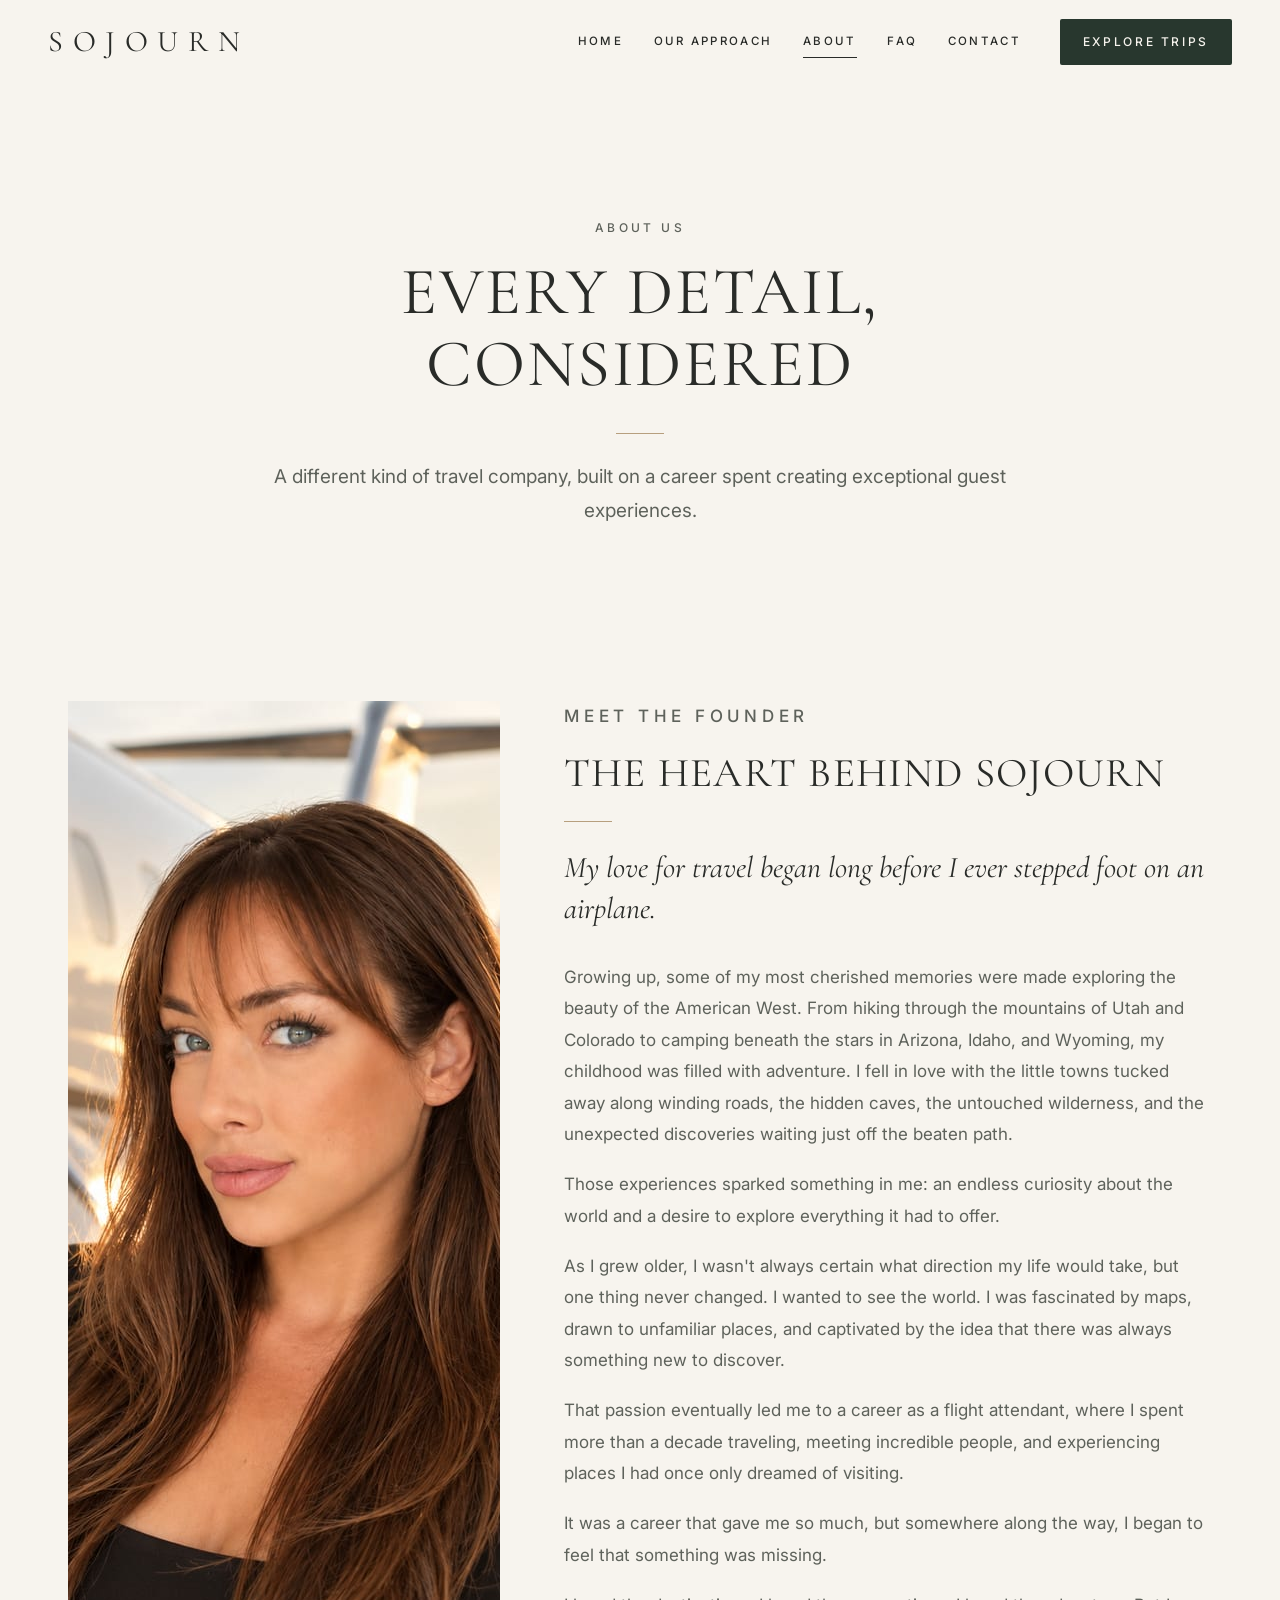
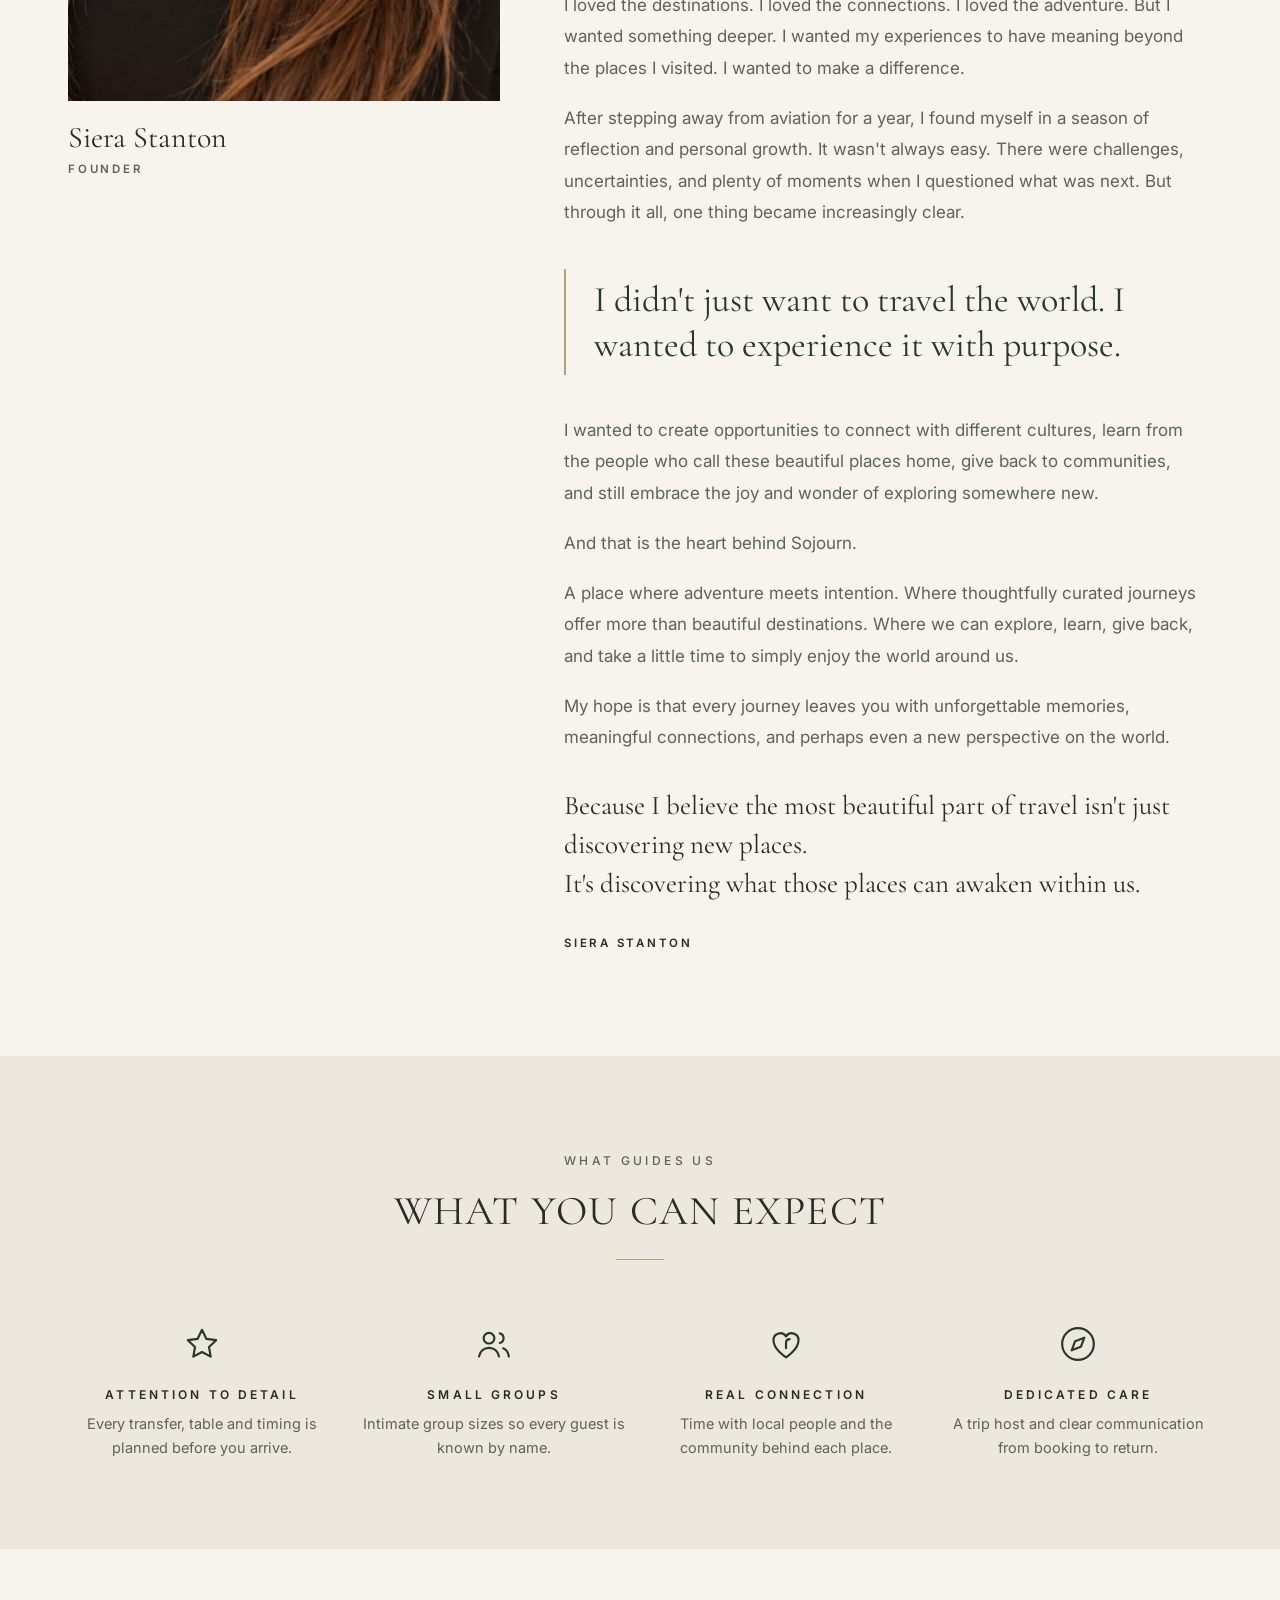
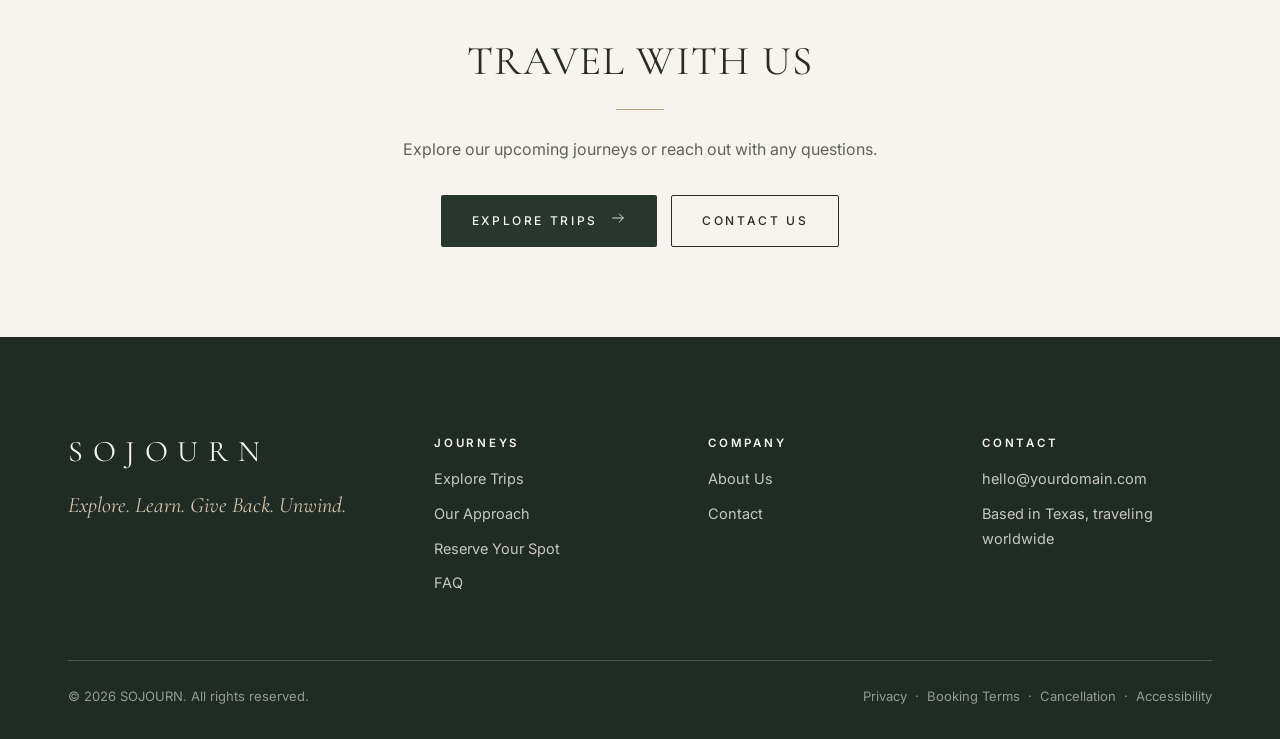
<file: about.html>
<!doctype html>
<html lang="en" class="no-js">
<head>
  <meta charset="utf-8">
  <meta name="viewport" content="width=device-width, initial-scale=1">
  <title>About Us | SOJOURN</title>
  <meta name="description" content="A boutique travel company founded on a background in private aviation and elevated hospitality, creating thoughtfully planned, meaningful journeys.">
  <meta property="og:title" content="About Us | SOJOURN">
  <meta property="og:description" content="A boutique travel company founded on a background in private aviation and elevated hospitality, creating thoughtfully planned, meaningful journeys.">
  <meta property="og:type" content="website">
  <meta name="theme-color" content="#28372E">
  <link rel="icon" href="favicon.svg" type="image/svg+xml">
  <link rel="preconnect" href="https://fonts.googleapis.com">
  <link rel="preconnect" href="https://fonts.gstatic.com" crossorigin>
  <link href="https://fonts.googleapis.com/css2?family=Cormorant+Garamond:ital,wght@0,400;0,500;1,400&family=Inter:wght@400;500;600&family=Pinyon+Script&display=swap" rel="stylesheet">
  <link rel="stylesheet" href="styles.css">
</head>
<body data-page="about">
  <a class="skip-link" href="#main">Skip to content</a>
  <header data-site-header></header>

  <main id="main">
    <section class="plain-hero" aria-labelledby="page-title">
      <div class="container narrow center">
        <p class="eyebrow">About us</p>
        <h1 class="h1" id="page-title">Every Detail, Considered</h1>
        <hr class="rule">
        <p class="lead">A different kind of travel company, built on a career spent creating exceptional guest experiences.</p>
      </div>
    </section>

    <section class="section tight" aria-labelledby="founder-title">
      <div class="container founder-story">
        <div class="founder-aside reveal">
          <img class="founder-photo" src="founder.jpg" alt="Siera Stanton, founder" width="1000" height="1000">
          <p class="founder-name">Siera Stanton</p>
          <p class="founder-role">Founder</p>
        </div>
        <div class="founder-text reveal d1">
          <p class="eyebrow">Meet the founder</p>
          <h2 class="h2" id="founder-title">The Heart Behind Sojourn</h2>
          <hr class="rule">
          <p class="lead">My love for travel began long before I ever stepped foot on an airplane.</p>
          <p>Growing up, some of my most cherished memories were made exploring the beauty of the American West. From hiking through the mountains of Utah and Colorado to camping beneath the stars in Arizona, Idaho, and Wyoming, my childhood was filled with adventure. I fell in love with the little towns tucked away along winding roads, the hidden caves, the untouched wilderness, and the unexpected discoveries waiting just off the beaten path.</p>
          <p>Those experiences sparked something in me: an endless curiosity about the world and a desire to explore everything it had to offer.</p>
          <p>As I grew older, I wasn't always certain what direction my life would take, but one thing never changed. I wanted to see the world. I was fascinated by maps, drawn to unfamiliar places, and captivated by the idea that there was always something new to discover.</p>
          <p>That passion eventually led me to a career as a flight attendant, where I spent more than a decade traveling, meeting incredible people, and experiencing places I had once only dreamed of visiting.</p>
          <p>It was a career that gave me so much, but somewhere along the way, I began to feel that something was missing.</p>
          <p>I loved the destinations. I loved the connections. I loved the adventure. But I wanted something deeper. I wanted my experiences to have meaning beyond the places I visited. I wanted to make a difference.</p>
          <p>After stepping away from aviation for a year, I found myself in a season of reflection and personal growth. It wasn't always easy. There were challenges, uncertainties, and plenty of moments when I questioned what was next. But through it all, one thing became increasingly clear.</p>
          <blockquote class="pull-quote">I didn't just want to travel the world. I wanted to experience it with purpose.</blockquote>
          <p>I wanted to create opportunities to connect with different cultures, learn from the people who call these beautiful places home, give back to communities, and still embrace the joy and wonder of exploring somewhere new.</p>
          <p>And that is the heart behind Sojourn.</p>
          <p>A place where adventure meets intention. Where thoughtfully curated journeys offer more than beautiful destinations. Where we can explore, learn, give back, and take a little time to simply enjoy the world around us.</p>
          <p>My hope is that every journey leaves you with unforgettable memories, meaningful connections, and perhaps even a new perspective on the world.</p>
          <p class="closing">Because I believe the most beautiful part of travel isn't just discovering new places.<br>It's discovering what those places can awaken within us.</p>
          <p class="founder-sign">Siera Stanton</p>
        </div>
      </div>
    </section>

    <section class="section bg-cream" aria-labelledby="values-title">
      <div class="container">
        <div class="section-head center reveal">
          <p class="eyebrow">What guides us</p>
          <h2 class="h2" id="values-title">What You Can Expect</h2>
          <hr class="rule">
        </div>
        <div class="pillars" style="margin-top:0">
          <div class="pillar reveal"><span data-icon="star"></span><h3>Attention to detail</h3><p>Every transfer, table and timing is planned before you arrive.</p></div>
          <div class="pillar reveal d1"><span data-icon="users"></span><h3>Small groups</h3><p>Intimate group sizes so every guest is known by name.</p></div>
          <div class="pillar reveal d2"><span data-icon="heart"></span><h3>Real connection</h3><p>Time with local people and the community behind each place.</p></div>
          <div class="pillar reveal d3"><span data-icon="compass"></span><h3>Dedicated care</h3><p>A trip host and clear communication from booking to return.</p></div>
        </div>
      </div>
    </section>

    <section class="section" aria-labelledby="cta-title">
      <div class="container narrow center reveal">
        <h2 class="h2" id="cta-title">Travel With Us</h2>
        <hr class="rule">
        <p class="muted">Explore our upcoming journeys or reach out with any questions.</p>
        <div class="btn-row mt-m" style="justify-content:center"><a class="btn btn-dark" href="trips.html">Explore Trips <span data-icon="arrow"></span></a><a class="btn btn-outline" href="contact.html">Contact Us</a></div>
      </div>
    </section>
  </main>

  <footer data-site-footer></footer>

  <script src="brand.js"></script>
  <script src="trips.js"></script>
  <script src="site.js"></script>
</body>
</html>
</file>
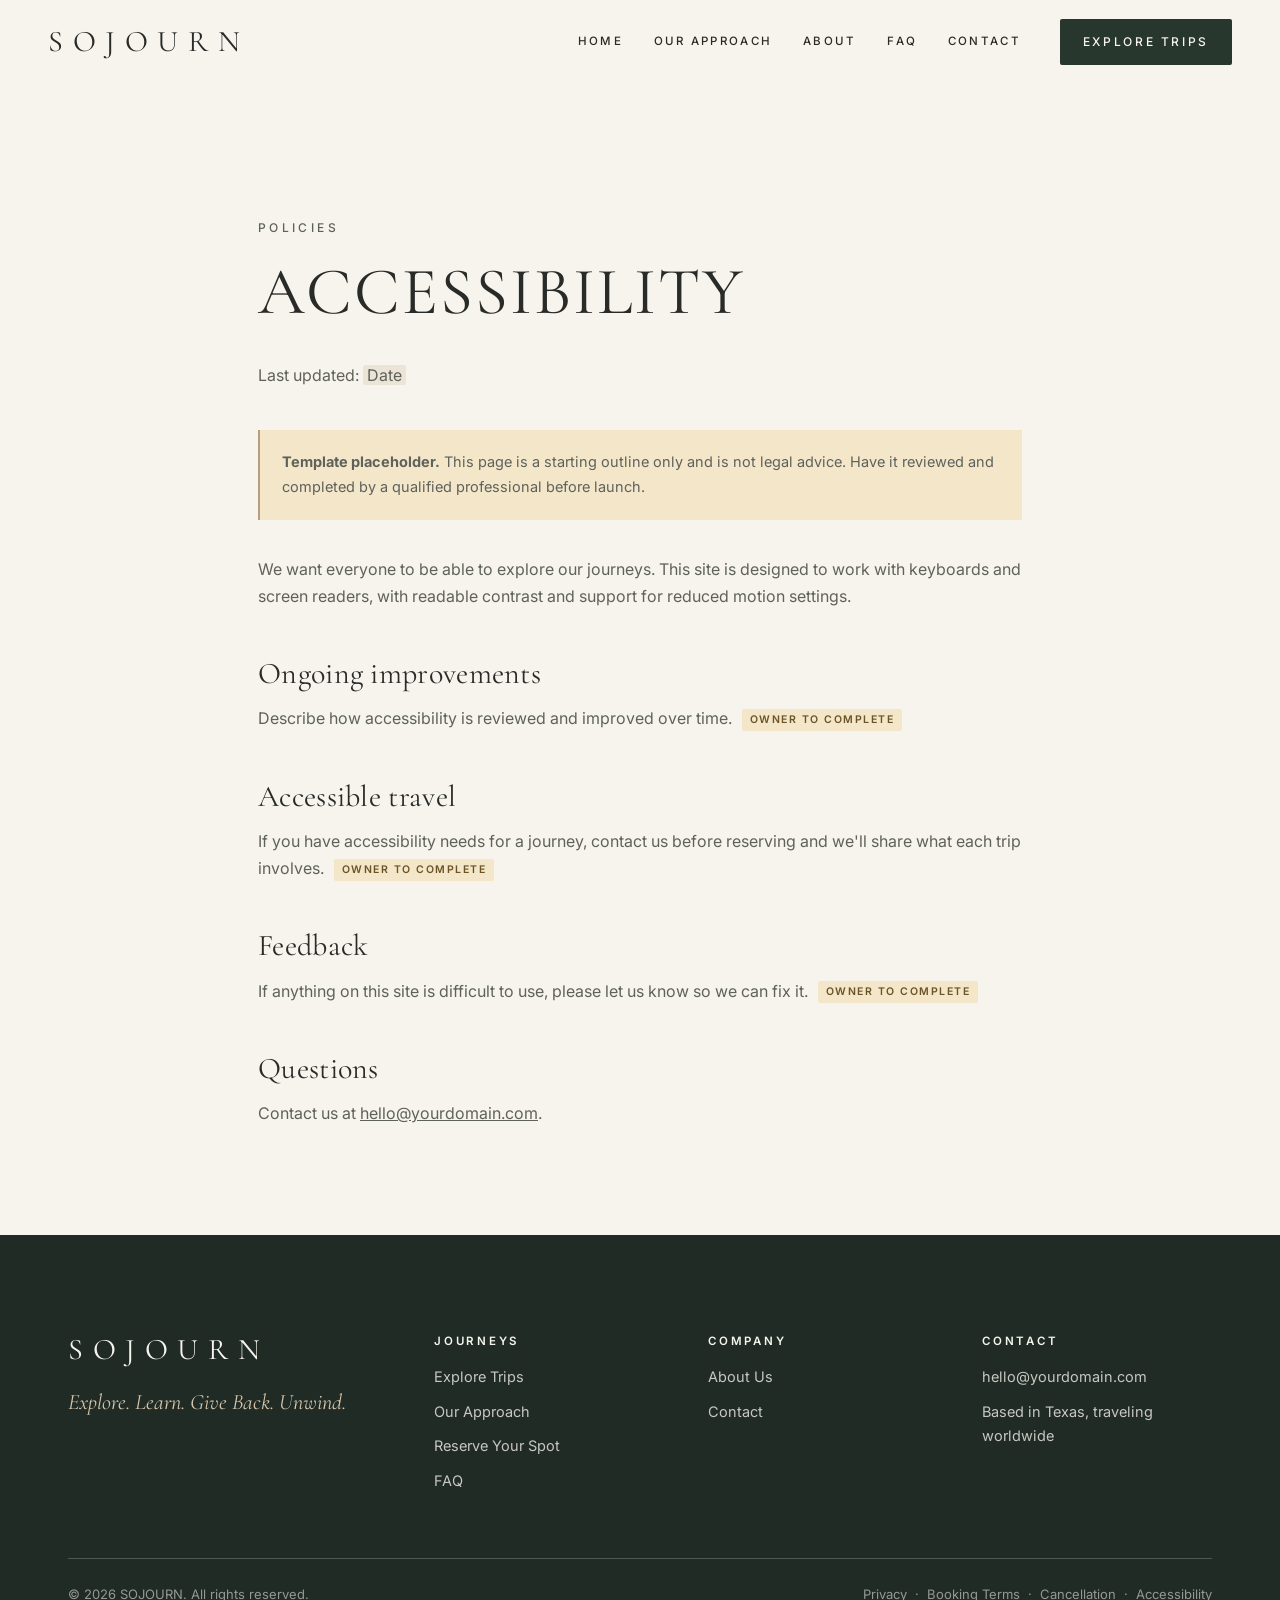
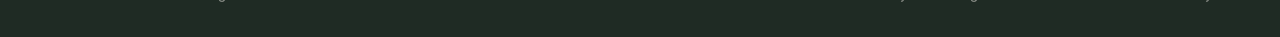
<file: accessibility.html>
<!doctype html>
<html lang="en" class="no-js">
<head>
  <meta charset="utf-8">
  <meta name="viewport" content="width=device-width, initial-scale=1">
  <title>Accessibility | SOJOURN</title>
  <meta name="description" content="Our commitment to making this website usable for everyone.">
  <meta property="og:title" content="Accessibility | SOJOURN">
  <meta property="og:description" content="Our commitment to making this website usable for everyone.">
  <meta property="og:type" content="website">
  <meta name="theme-color" content="#28372E">
  <link rel="icon" href="favicon.svg" type="image/svg+xml">
  <link rel="preconnect" href="https://fonts.googleapis.com">
  <link rel="preconnect" href="https://fonts.gstatic.com" crossorigin>
  <link href="https://fonts.googleapis.com/css2?family=Cormorant+Garamond:ital,wght@0,400;0,500;1,400&family=Inter:wght@400;500;600&family=Pinyon+Script&display=swap" rel="stylesheet">
  <link rel="stylesheet" href="styles.css">
</head>
<body data-page="policy">
  <a class="skip-link" href="#main">Skip to content</a>
  <header data-site-header></header>

  <main id="main">
    <section class="plain-hero" style="padding-bottom:24px" aria-labelledby="page-title">
      <div class="container narrow">
        <p class="eyebrow">Policies</p>
        <h1 class="h1" id="page-title">Accessibility</h1>
        <p class="muted">Last updated: <span class="placeholder-text">Date</span></p>
      </div>
    </section>
    <section class="section tight" style="padding-top:0">
      <div class="container narrow prose">
        <p class="callout"><strong>Template placeholder.</strong> This page is a starting outline only and is not legal advice. Have it reviewed and completed by a qualified professional before launch.</p>
        <p>We want everyone to be able to explore our journeys. This site is designed to work with keyboards and screen readers, with readable contrast and support for reduced motion settings.</p>
        <h2>Ongoing improvements</h2>
        <p>Describe how accessibility is reviewed and improved over time. <span class="owner-note">Owner to complete</span></p>
        <h2>Accessible travel</h2>
        <p>If you have accessibility needs for a journey, contact us before reserving and we'll share what each trip involves. <span class="owner-note">Owner to complete</span></p>
        <h2>Feedback</h2>
        <p>If anything on this site is difficult to use, please let us know so we can fix it. <span class="owner-note">Owner to complete</span></p>
        <h2>Questions</h2>
        <p>Contact us at <a data-brand-email href="#"></a>.</p>
      </div>
    </section>
  </main>

  <footer data-site-footer></footer>

  <script src="brand.js"></script>
  <script src="trips.js"></script>
  <script src="site.js"></script>
</body>
</html>
</file>
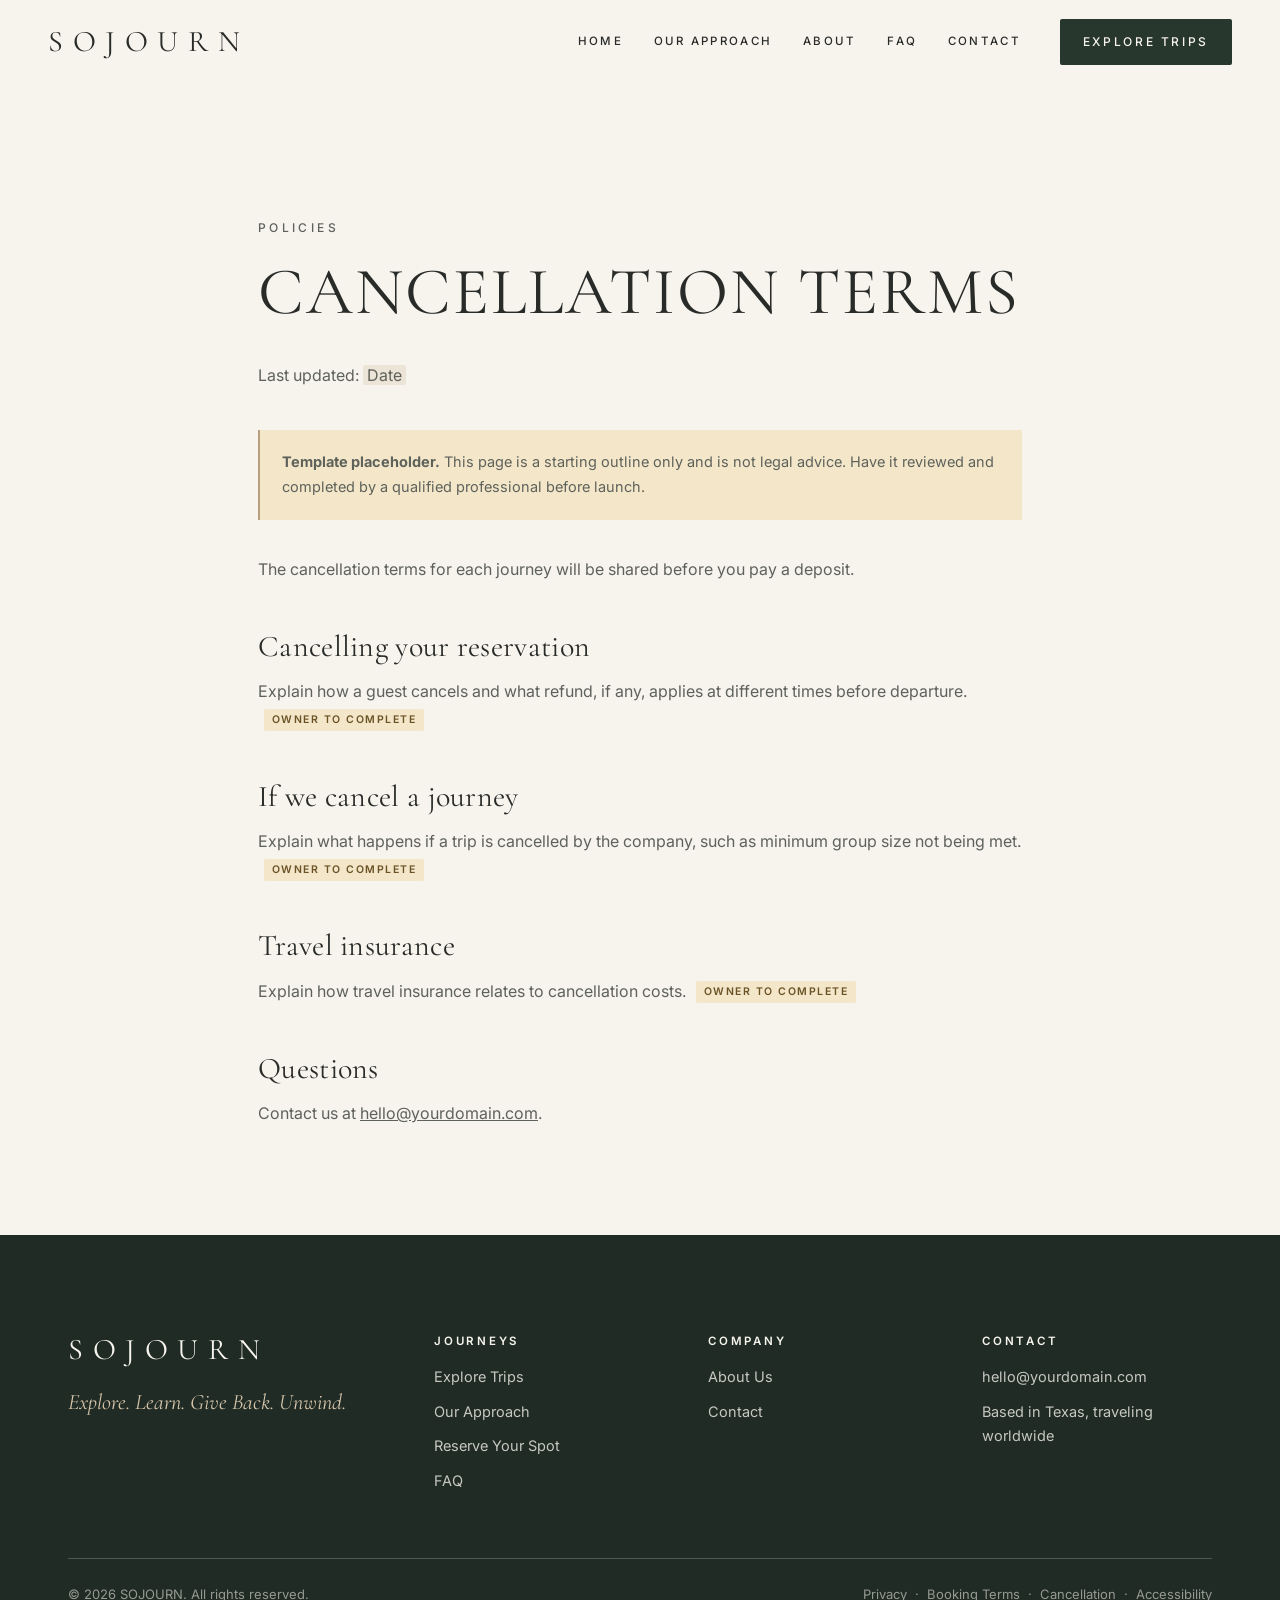
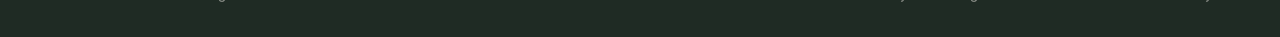
<file: cancellation.html>
<!doctype html>
<html lang="en" class="no-js">
<head>
  <meta charset="utf-8">
  <meta name="viewport" content="width=device-width, initial-scale=1">
  <title>Cancellation Terms | SOJOURN</title>
  <meta name="description" content="How cancellations and refunds are handled.">
  <meta property="og:title" content="Cancellation Terms | SOJOURN">
  <meta property="og:description" content="How cancellations and refunds are handled.">
  <meta property="og:type" content="website">
  <meta name="theme-color" content="#28372E">
  <link rel="icon" href="favicon.svg" type="image/svg+xml">
  <link rel="preconnect" href="https://fonts.googleapis.com">
  <link rel="preconnect" href="https://fonts.gstatic.com" crossorigin>
  <link href="https://fonts.googleapis.com/css2?family=Cormorant+Garamond:ital,wght@0,400;0,500;1,400&family=Inter:wght@400;500;600&family=Pinyon+Script&display=swap" rel="stylesheet">
  <link rel="stylesheet" href="styles.css">
</head>
<body data-page="policy">
  <a class="skip-link" href="#main">Skip to content</a>
  <header data-site-header></header>

  <main id="main">
    <section class="plain-hero" style="padding-bottom:24px" aria-labelledby="page-title">
      <div class="container narrow">
        <p class="eyebrow">Policies</p>
        <h1 class="h1" id="page-title">Cancellation Terms</h1>
        <p class="muted">Last updated: <span class="placeholder-text">Date</span></p>
      </div>
    </section>
    <section class="section tight" style="padding-top:0">
      <div class="container narrow prose">
        <p class="callout"><strong>Template placeholder.</strong> This page is a starting outline only and is not legal advice. Have it reviewed and completed by a qualified professional before launch.</p>
        <p>The cancellation terms for each journey will be shared before you pay a deposit.</p>
        <h2>Cancelling your reservation</h2>
        <p>Explain how a guest cancels and what refund, if any, applies at different times before departure. <span class="owner-note">Owner to complete</span></p>
        <h2>If we cancel a journey</h2>
        <p>Explain what happens if a trip is cancelled by the company, such as minimum group size not being met. <span class="owner-note">Owner to complete</span></p>
        <h2>Travel insurance</h2>
        <p>Explain how travel insurance relates to cancellation costs. <span class="owner-note">Owner to complete</span></p>
        <h2>Questions</h2>
        <p>Contact us at <a data-brand-email href="#"></a>.</p>
      </div>
    </section>
  </main>

  <footer data-site-footer></footer>

  <script src="brand.js"></script>
  <script src="trips.js"></script>
  <script src="site.js"></script>
</body>
</html>
</file>
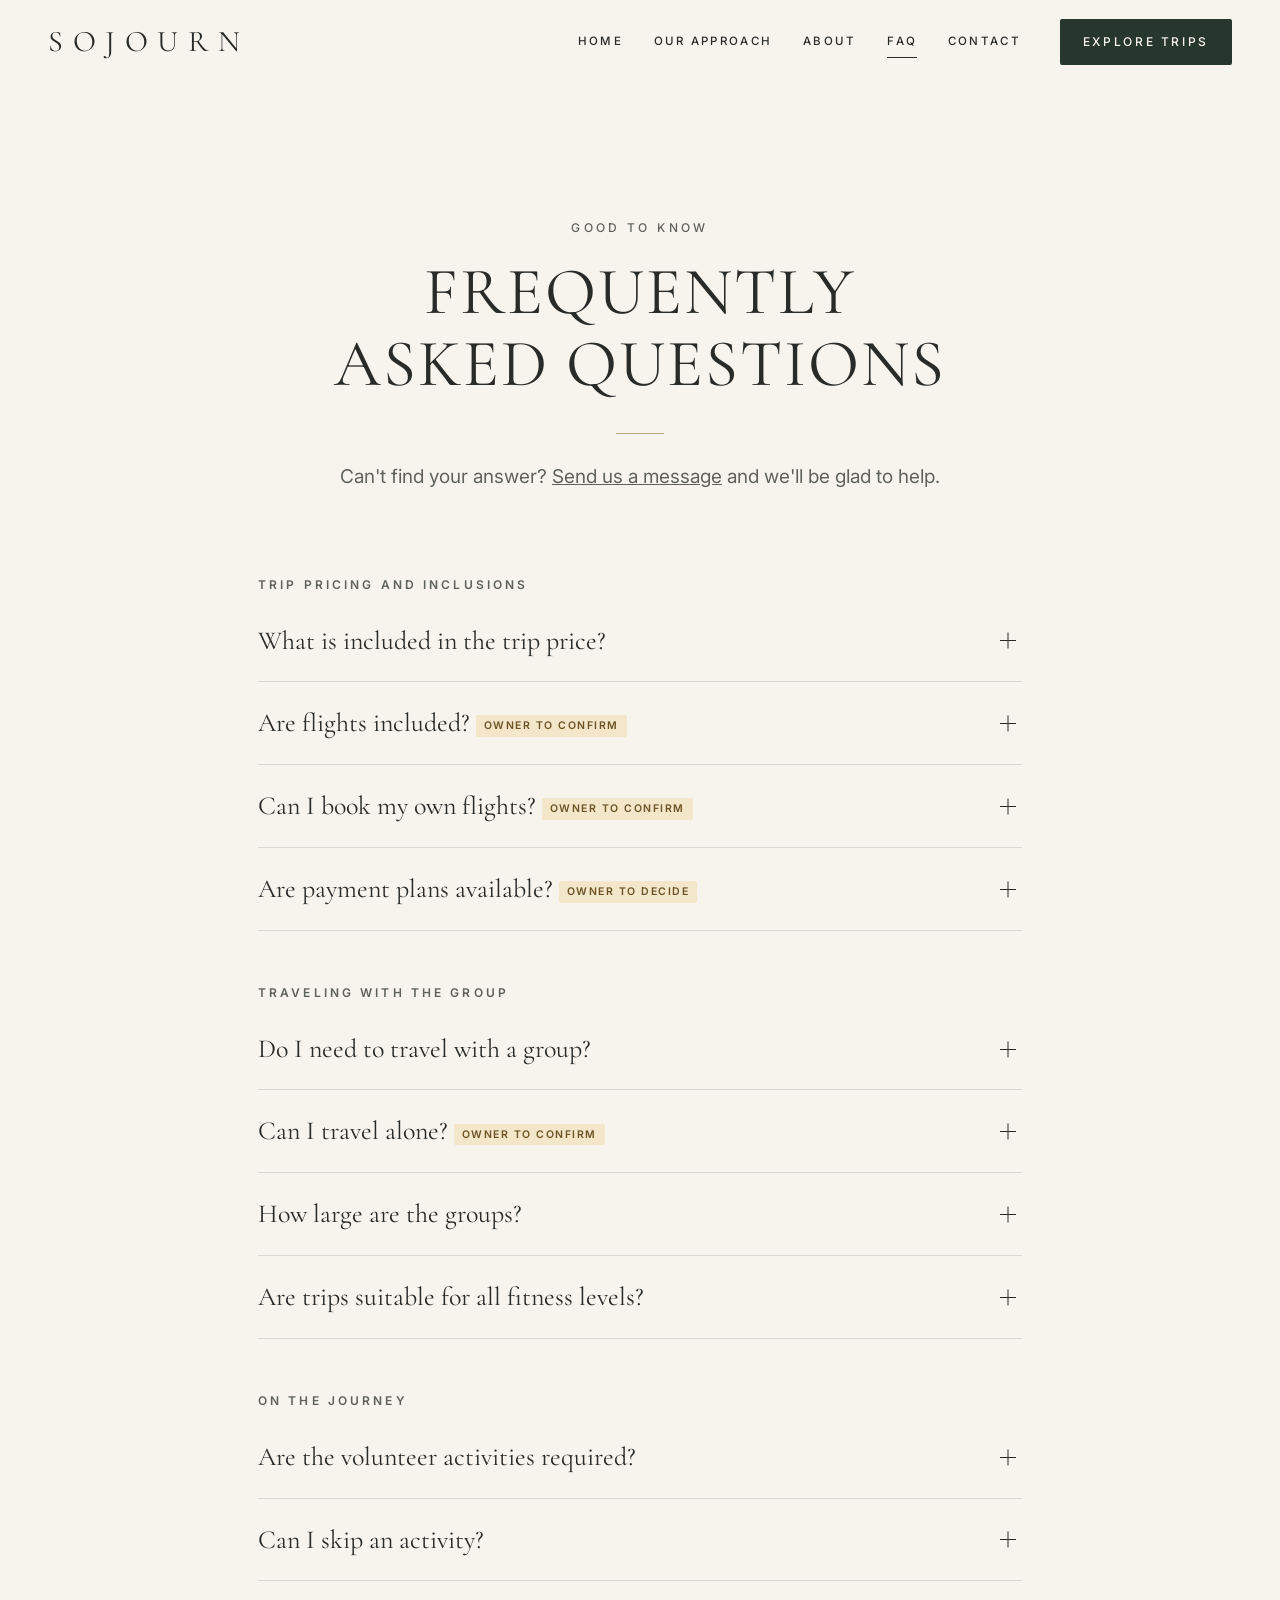
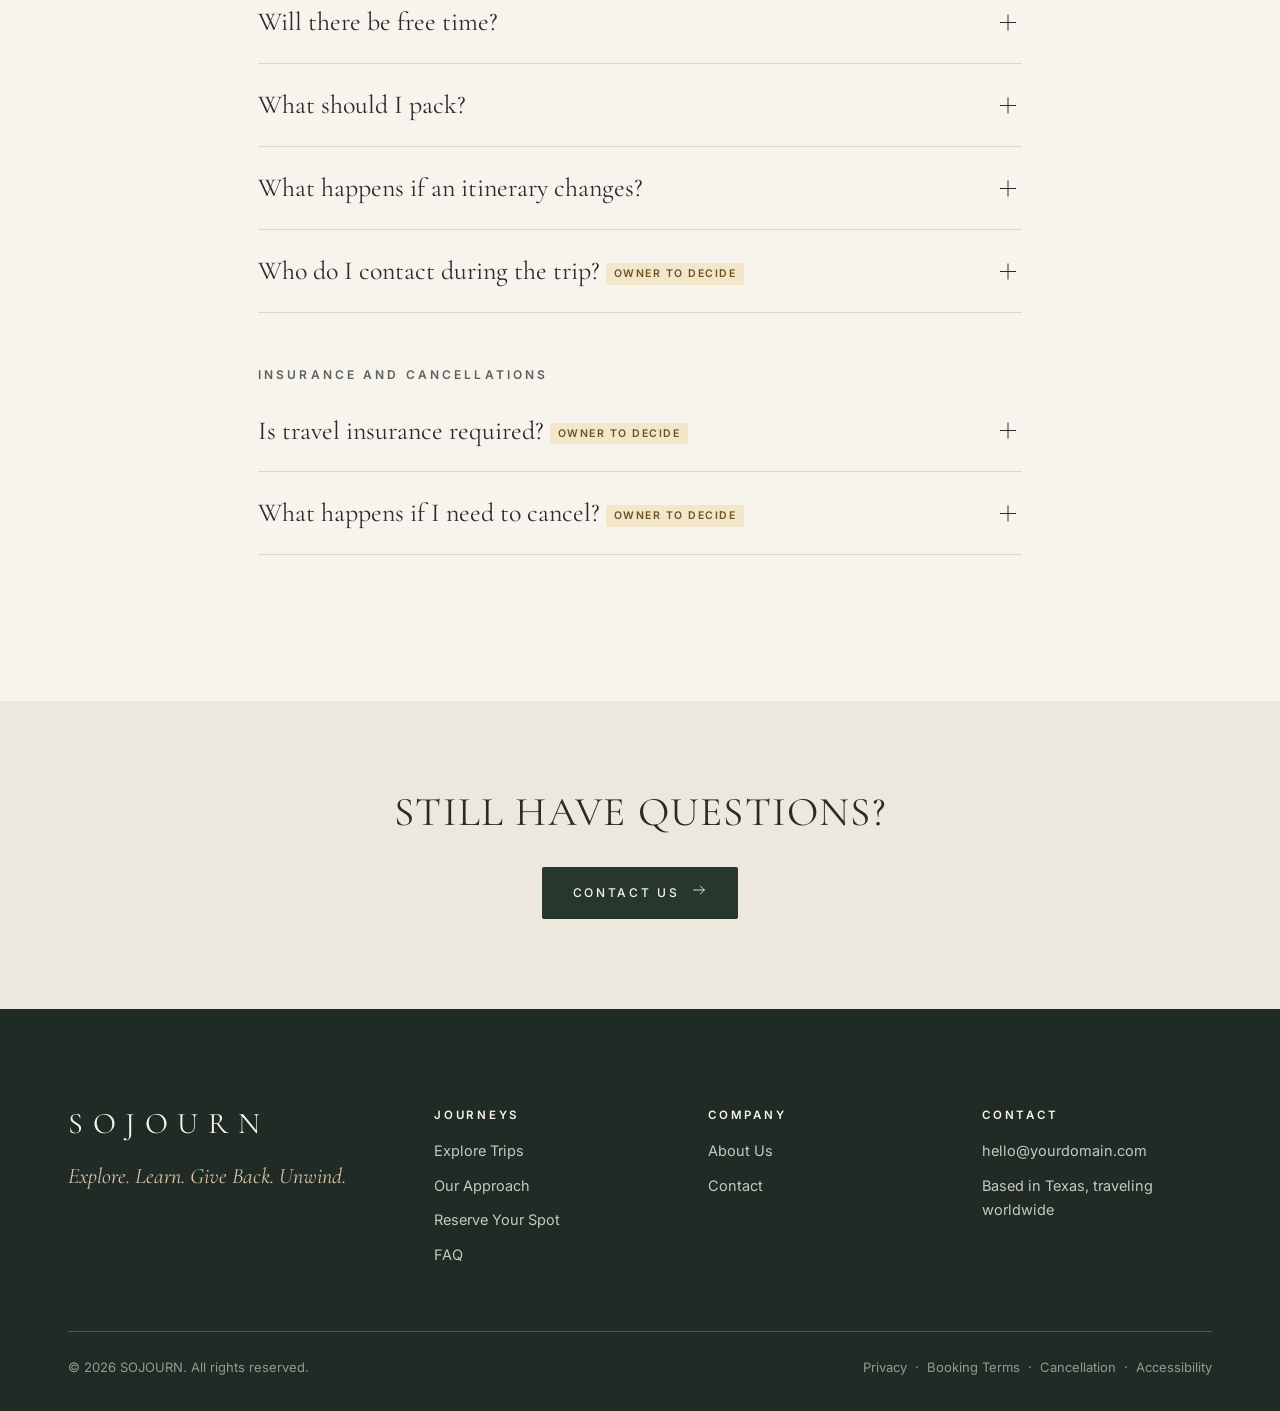
<file: faq.html>
<!doctype html>
<html lang="en" class="no-js">
<head>
  <meta charset="utf-8">
  <meta name="viewport" content="width=device-width, initial-scale=1">
  <title>FAQ | SOJOURN</title>
  <meta name="description" content="Answers to common questions about our curated group journeys, including inclusions, flights, solo travel, payments, cancellations and what to pack.">
  <meta property="og:title" content="FAQ | SOJOURN">
  <meta property="og:description" content="Answers to common questions about our curated group journeys, including inclusions, flights, solo travel, payments, cancellations and what to pack.">
  <meta property="og:type" content="website">
  <meta name="theme-color" content="#28372E">
  <link rel="icon" href="favicon.svg" type="image/svg+xml">
  <link rel="preconnect" href="https://fonts.googleapis.com">
  <link rel="preconnect" href="https://fonts.gstatic.com" crossorigin>
  <link href="https://fonts.googleapis.com/css2?family=Cormorant+Garamond:ital,wght@0,400;0,500;1,400&family=Inter:wght@400;500;600&family=Pinyon+Script&display=swap" rel="stylesheet">
  <link rel="stylesheet" href="styles.css">
</head>
<body data-page="faq">
  <a class="skip-link" href="#main">Skip to content</a>
  <header data-site-header></header>

  <main id="main">
    <section class="plain-hero" aria-labelledby="page-title">
      <div class="container narrow center">
        <p class="eyebrow">Good to know</p>
        <h1 class="h1" id="page-title">Frequently Asked Questions</h1>
        <hr class="rule">
        <p class="lead">Can't find your answer? <a href="contact.html">Send us a message</a> and we'll be glad to help.</p>
      </div>
    </section>

    <section class="section tight" style="padding-top:0">
      <div class="container narrow">

        <div class="faq-group">
          <h2>Trip pricing and inclusions</h2>
          <details class="faq-item"><summary>What is included in the trip price?</summary><div class="faq-answer"><p>Inclusions are different for every journey and are listed in full on each trip page under What's Included. Anything not listed there, such as items under Not Included, is not part of the trip price.</p></div></details>
          <details class="faq-item"><summary>Are flights included?<span class="owner-note">Owner to confirm</span></summary><div class="faq-answer"><p>Each trip page states whether round trip airfare is included. If flights are not listed under What's Included, you will book your own and we'll share the recommended arrival and departure times.</p></div></details>
          <details class="faq-item"><summary>Can I book my own flights?<span class="owner-note">Owner to confirm</span></summary><div class="faq-answer"><p>On trips where flights are not included, yes. Please wait until your reservation is confirmed before booking, and share your flight details with us so transfers can be arranged where they are included.</p></div></details>
          <details class="faq-item"><summary>Are payment plans available?<span class="owner-note">Owner to decide</span></summary><div class="faq-answer"><p>Every trip lists its deposit and payment schedule on the trip page. If you'd like to discuss other payment options, you can choose that when you request your reservation and we'll follow up with you.</p></div></details>
        </div>

        <div class="faq-group">
          <h2>Traveling with the group</h2>
          <details class="faq-item"><summary>Do I need to travel with a group?</summary><div class="faq-answer"><p>Our journeys are designed as small group experiences, so you'll share the itinerary with other guests. There is also free time throughout to explore on your own.</p></div></details>
          <details class="faq-item"><summary>Can I travel alone?<span class="owner-note">Owner to confirm</span></summary><div class="faq-answer"><p>Yes, solo travelers are welcome. Choose a private room when you reserve. If you would prefer to share a room with another solo guest, mention it in your reservation request and we'll let you know what is possible.</p></div></details>
          <details class="faq-item"><summary>How large are the groups?</summary><div class="faq-answer"><p>Group sizes are kept small and are listed on each trip page.</p></div></details>
          <details class="faq-item"><summary>Are trips suitable for all fitness levels?</summary><div class="faq-answer"><p>Each trip page lists its important travel requirements, including the level of walking involved. If you have questions about a specific activity or need accommodations, contact us before reserving and we'll talk it through with you.</p></div></details>
        </div>

        <div class="faq-group">
          <h2>On the journey</h2>
          <details class="faq-item"><summary>Are the volunteer activities required?</summary><div class="faq-answer"><p>No. Service experiences are a meaningful part of every journey, but taking part is always your choice.</p></div></details>
          <details class="faq-item"><summary>Can I skip an activity?</summary><div class="faq-answer"><p>Yes. Just let your trip host know. Activities marked Optional on the itinerary are always yours to join or skip. Skipping an included activity does not change the trip price.<span class="owner-note">Owner to confirm</span></p></div></details>
          <details class="faq-item"><summary>Will there be free time?</summary><div class="faq-answer"><p>Yes. Every journey includes free time, and the last full day is always unscheduled so you can relax and do what you like.</p></div></details>
          <details class="faq-item"><summary>What should I pack?</summary><div class="faq-answer"><p>After your reservation is confirmed, you'll receive a packing guide tailored to the destination, season and activities on your journey.</p></div></details>
          <details class="faq-item"><summary>What happens if an itinerary changes?</summary><div class="faq-answer"><p>Itineraries are planned carefully, but weather, local conditions or partner availability can sometimes require changes. When that happens, we'll replace the activity with a comparable experience wherever possible and keep you informed.<span class="owner-note">Owner to confirm</span></p></div></details>
          <details class="faq-item"><summary>Who do I contact during the trip?<span class="owner-note">Owner to decide</span></summary><div class="faq-answer"><p>Your trip host travels with the group and is your first point of contact. Before departure, you'll receive their contact details along with an emergency contact number.</p></div></details>
        </div>

        <div class="faq-group">
          <h2>Insurance and cancellations</h2>
          <details class="faq-item"><summary>Is travel insurance required?<span class="owner-note">Owner to decide</span></summary><div class="faq-answer"><p>We strongly recommend travel insurance that covers trip cancellation, medical care and evacuation. Whether it is required will be stated in the booking terms for each journey.</p></div></details>
          <details class="faq-item"><summary>What happens if I need to cancel?<span class="owner-note">Owner to decide</span></summary><div class="faq-answer"><p>Cancellation terms are shared before you pay a deposit and are summarized on each trip page. Please see our <a href="cancellation.html">cancellation terms</a> or contact us with any questions.</p></div></details>
        </div>

      </div>
    </section>

    <section class="section tight bg-cream">
      <div class="container narrow center reveal">
        <h2 class="h2">Still Have Questions?</h2>
        <div class="btn-row mt-m" style="justify-content:center"><a class="btn btn-dark" href="contact.html">Contact Us <span data-icon="arrow"></span></a></div>
      </div>
    </section>
  </main>

  <footer data-site-footer></footer>

  <script src="brand.js"></script>
  <script src="trips.js"></script>
  <script src="site.js"></script>
</body>
</html>
</file>
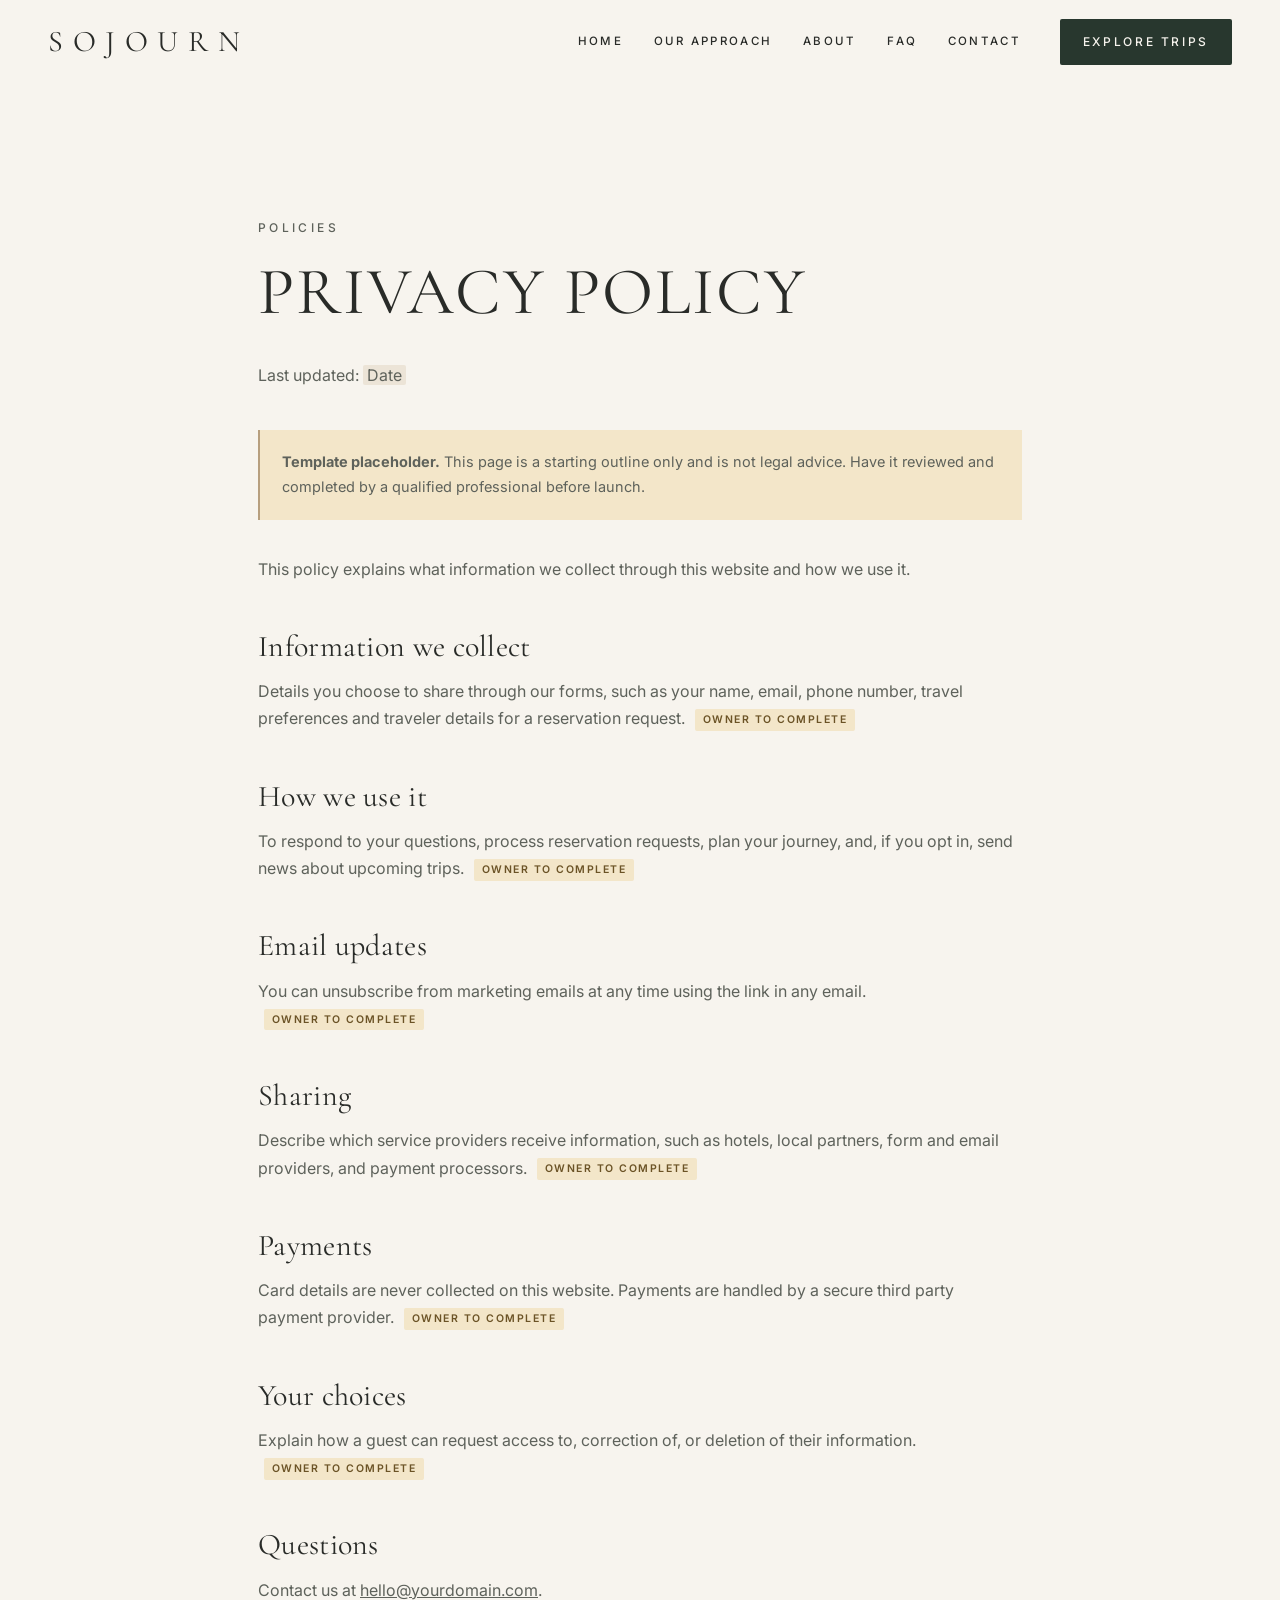
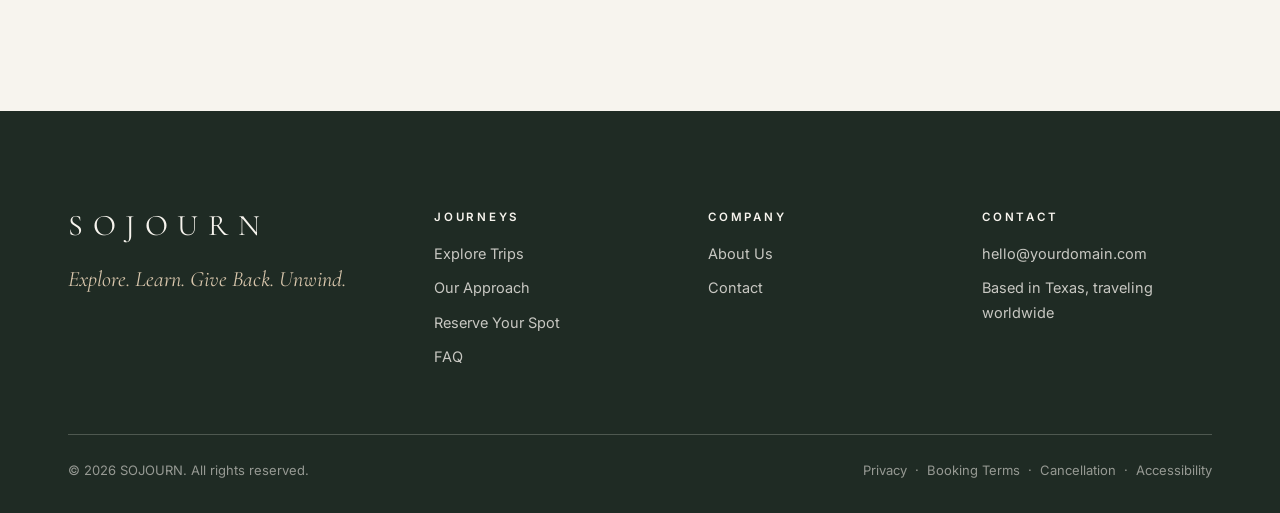
<file: privacy.html>
<!doctype html>
<html lang="en" class="no-js">
<head>
  <meta charset="utf-8">
  <meta name="viewport" content="width=device-width, initial-scale=1">
  <title>Privacy Policy | SOJOURN</title>
  <meta name="description" content="How we collect, use and protect your personal information.">
  <meta property="og:title" content="Privacy Policy | SOJOURN">
  <meta property="og:description" content="How we collect, use and protect your personal information.">
  <meta property="og:type" content="website">
  <meta name="theme-color" content="#28372E">
  <link rel="icon" href="favicon.svg" type="image/svg+xml">
  <link rel="preconnect" href="https://fonts.googleapis.com">
  <link rel="preconnect" href="https://fonts.gstatic.com" crossorigin>
  <link href="https://fonts.googleapis.com/css2?family=Cormorant+Garamond:ital,wght@0,400;0,500;1,400&family=Inter:wght@400;500;600&family=Pinyon+Script&display=swap" rel="stylesheet">
  <link rel="stylesheet" href="styles.css">
</head>
<body data-page="policy">
  <a class="skip-link" href="#main">Skip to content</a>
  <header data-site-header></header>

  <main id="main">
    <section class="plain-hero" style="padding-bottom:24px" aria-labelledby="page-title">
      <div class="container narrow">
        <p class="eyebrow">Policies</p>
        <h1 class="h1" id="page-title">Privacy Policy</h1>
        <p class="muted">Last updated: <span class="placeholder-text">Date</span></p>
      </div>
    </section>
    <section class="section tight" style="padding-top:0">
      <div class="container narrow prose">
        <p class="callout"><strong>Template placeholder.</strong> This page is a starting outline only and is not legal advice. Have it reviewed and completed by a qualified professional before launch.</p>
        <p>This policy explains what information we collect through this website and how we use it.</p>
        <h2>Information we collect</h2>
        <p>Details you choose to share through our forms, such as your name, email, phone number, travel preferences and traveler details for a reservation request. <span class="owner-note">Owner to complete</span></p>
        <h2>How we use it</h2>
        <p>To respond to your questions, process reservation requests, plan your journey, and, if you opt in, send news about upcoming trips. <span class="owner-note">Owner to complete</span></p>
        <h2>Email updates</h2>
        <p>You can unsubscribe from marketing emails at any time using the link in any email. <span class="owner-note">Owner to complete</span></p>
        <h2>Sharing</h2>
        <p>Describe which service providers receive information, such as hotels, local partners, form and email providers, and payment processors. <span class="owner-note">Owner to complete</span></p>
        <h2>Payments</h2>
        <p>Card details are never collected on this website. Payments are handled by a secure third party payment provider. <span class="owner-note">Owner to complete</span></p>
        <h2>Your choices</h2>
        <p>Explain how a guest can request access to, correction of, or deletion of their information. <span class="owner-note">Owner to complete</span></p>
        <h2>Questions</h2>
        <p>Contact us at <a data-brand-email href="#"></a>.</p>
      </div>
    </section>
  </main>

  <footer data-site-footer></footer>

  <script src="brand.js"></script>
  <script src="trips.js"></script>
  <script src="site.js"></script>
</body>
</html>
</file>
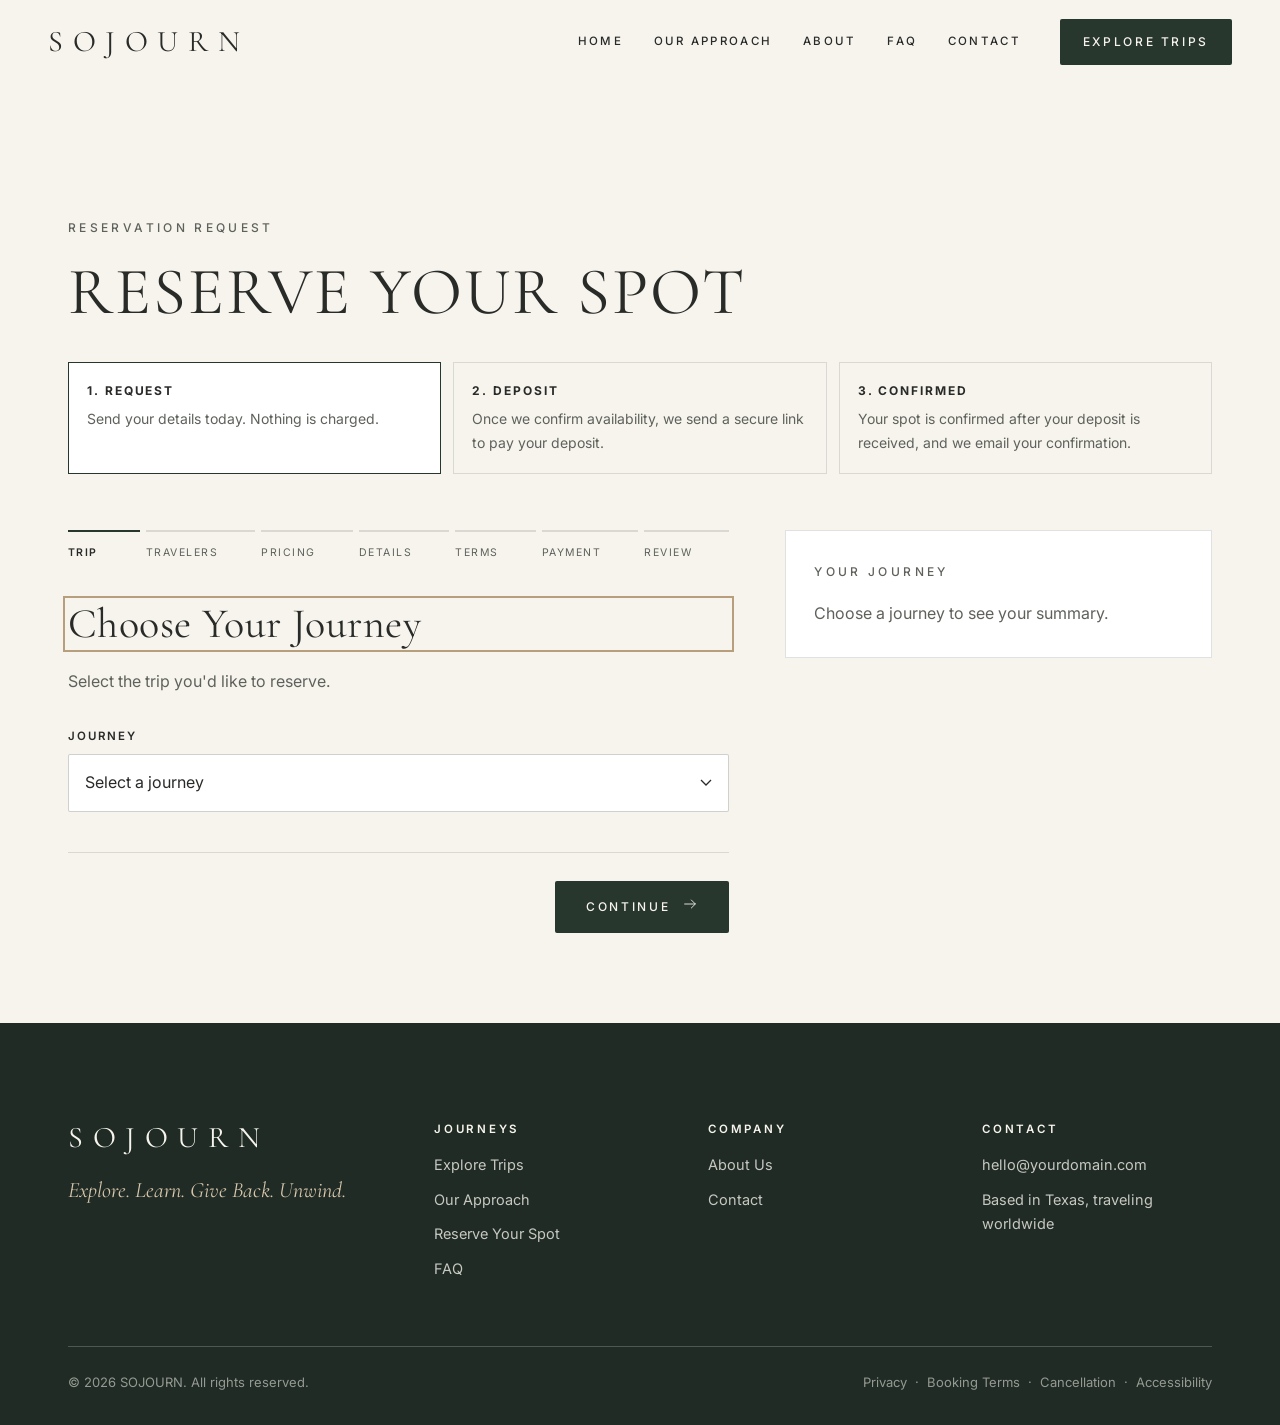
<file: reserve.html>
<!doctype html>
<html lang="en" class="no-js">
<head>
  <meta charset="utf-8">
  <meta name="viewport" content="width=device-width, initial-scale=1">
  <title>Reserve Your Spot | SOJOURN</title>
  <meta name="description" content="Request a reservation for an upcoming curated journey. Review pricing, inclusions and terms before you submit.">
  <meta property="og:title" content="Reserve Your Spot | SOJOURN">
  <meta property="og:description" content="Request a reservation for an upcoming curated journey. Review pricing, inclusions and terms before you submit.">
  <meta property="og:type" content="website">
  <meta name="theme-color" content="#28372E">
  <meta name="robots" content="noindex">
  <link rel="icon" href="favicon.svg" type="image/svg+xml">
  <link rel="preconnect" href="https://fonts.googleapis.com">
  <link rel="preconnect" href="https://fonts.gstatic.com" crossorigin>
  <link href="https://fonts.googleapis.com/css2?family=Cormorant+Garamond:ital,wght@0,400;0,500;1,400&family=Inter:wght@400;500;600&family=Pinyon+Script&display=swap" rel="stylesheet">
  <link rel="stylesheet" href="styles.css">
</head>
<body data-page="trips">
  <a class="skip-link" href="#main">Skip to content</a>
  <header data-site-header></header>

  <main id="main">
    <section class="plain-hero" style="padding-bottom:32px" aria-labelledby="page-title">
      <div class="container">
        <p class="eyebrow">Reservation request</p>
        <h1 class="h1" id="page-title">Reserve Your Spot</h1>
        <div class="stage-key" aria-label="How booking works">
          <div class="now"><strong>1. Request</strong>Send your details today. Nothing is charged.</div>
          <div><strong>2. Deposit</strong>Once we confirm availability, we send a secure link to pay your deposit.</div>
          <div><strong>3. Confirmed</strong>Your spot is confirmed after your deposit is received, and we email your confirmation.</div>
        </div>
      </div>
    </section>

    <section class="section tight" style="padding-top:0">
      <div class="container booking-layout">
        <div>
          <ol class="progress" id="progress" aria-label="Reservation steps"></ol>

          <form name="reservation" id="reservation-form" method="POST" data-netlify="true" netlify-honeypot="bot-field" novalidate>
            <input type="hidden" name="form-name" value="reservation">
            <p class="hidden"><label>Leave blank <input name="bot-field" tabindex="-1" autocomplete="off"></label></p>
            <input type="hidden" name="travelers" id="h-travelers">
            <input type="hidden" name="room" id="h-room">
            <input type="hidden" name="price_summary" id="h-price">
            <input type="hidden" name="additional_travelers" id="h-others">

            <!-- Step 1 -->
            <fieldset class="step-panel" data-step="Trip" style="border:0;padding:0;margin:0">
              <legend class="visually-hidden">Choose your journey</legend>
              <h2>Choose Your Journey</h2>
              <p class="muted">Select the trip you'd like to reserve.</p>
              <div class="field mt-m"><label for="r-trip">Journey</label><select class="select" id="r-trip" name="trip" required data-msg="Please choose a journey."></select></div>
              <p class="form-status info hidden" id="trip-unavailable"></p>
            </fieldset>

            <!-- Step 2 -->
            <fieldset class="step-panel" data-step="Travelers" style="border:0;padding:0;margin:0">
              <legend class="visually-hidden">Travelers and rooms</legend>
              <h2>Travelers and Rooms</h2>
              <div class="field mt-m">
                <span class="label" id="trav-label">Number of travelers</span>
                <div class="stepper" role="group" aria-labelledby="trav-label">
                  <button type="button" id="trav-minus" aria-label="Remove a traveler">&minus;</button>
                  <output id="trav-count" aria-live="polite">2</output>
                  <button type="button" id="trav-plus" aria-label="Add a traveler">+</button>
                </div>
                <p class="hint" id="trav-hint"></p>
              </div>
              <div class="field mt-m">
                <span class="label" id="room-label">Room arrangement</span>
                <div class="option-cards" id="room-options" role="radiogroup" aria-labelledby="room-label"></div>
                <p class="field-error" id="room-error" aria-live="polite"></p>
              </div>
            </fieldset>

            <!-- Step 3 -->
            <section class="step-panel" data-step="Pricing" aria-labelledby="pricing-h">
              <h2 id="pricing-h">Review Pricing</h2>
              <div class="price-panel mt-m" id="pricing-detail"></div>
              <p class="small muted mt-s" id="pricing-note"></p>
            </section>

            <!-- Step 4 -->
            <fieldset class="step-panel" data-step="Details" style="border:0;padding:0;margin:0">
              <legend class="visually-hidden">Traveler details</legend>
              <h2>Traveler Details</h2>
              <p class="muted">Please enter names exactly as they appear on each passport.</p>
              <div class="traveler-block mt-m">
                <h3>Lead traveler</h3>
                <div class="form-grid two">
                  <div class="field"><label for="r-first">First name</label><input class="input" id="r-first" name="first_name" autocomplete="given-name" required data-msg="Please enter a first name."></div>
                  <div class="field"><label for="r-last">Last name</label><input class="input" id="r-last" name="last_name" autocomplete="family-name" required data-msg="Please enter a last name."></div>
                  <div class="field"><label for="r-email">Email</label><input class="input" id="r-email" name="email" type="email" autocomplete="email" required data-msg="Please enter an email address."></div>
                  <div class="field"><label for="r-phone">Phone</label><input class="input" id="r-phone" name="phone" type="tel" autocomplete="tel" required data-msg="Please enter a phone number."></div>
                  <div class="field span-2"><label for="r-city">City and state or country</label><input class="input" id="r-city" name="home_city" autocomplete="address-level2" required data-msg="Please enter where you live."></div>
                </div>
              </div>
              <div id="other-travelers"></div>
              <div class="field mt-m"><label for="r-notes">Anything we should know? <span class="muted" style="text-transform:none;letter-spacing:0;font-weight:400">(optional)</span></label>
                <textarea class="textarea" id="r-notes" name="notes" placeholder="Dietary needs, mobility or accessibility needs, celebrations, roommate requests"></textarea></div>
            </fieldset>

            <!-- Step 5 -->
            <fieldset class="step-panel" data-step="Terms" style="border:0;padding:0;margin:0">
              <legend class="visually-hidden">Inclusions and terms</legend>
              <h2>Inclusions and Terms</h2>
              <div id="terms-summary" class="mt-m"></div>
              <div class="stack mt-m">
                <label class="check"><input type="checkbox" id="r-terms" name="agree_terms" value="yes" required data-msg="Please confirm you have read the booking and cancellation terms."> I have read the <a href="terms.html" target="_blank" rel="noopener">booking terms</a> and <a href="cancellation.html" target="_blank" rel="noopener">cancellation terms</a>.</label>
                <label class="check"><input type="checkbox" id="r-understand" name="understand_request" value="yes" required data-msg="Please confirm you understand this is a request."> I understand this is a reservation request. My spot is not confirmed until my deposit is received and I receive a written confirmation.</label>
                <label class="check"><input type="checkbox" name="marketing_opt_in" value="yes"> Send me news about upcoming journeys. <span class="muted">(optional)</span></label>
              </div>
            </fieldset>

            <!-- Step 6 -->
            <fieldset class="step-panel" data-step="Payment" style="border:0;padding:0;margin:0">
              <legend class="visually-hidden">Payment preference</legend>
              <h2>Payment Preference</h2>
              <p class="muted">You won't be charged today. Card details are never entered on this site.</p>
              <div class="option-cards mt-m">
                <label class="option-card"><input type="radio" name="payment_option" value="Secure deposit link after confirmation" checked><span><strong>Pay deposit by secure link</strong><small>After we confirm availability, we email you a secure payment link for your deposit.</small></span><span class="opt-price" id="pay-dep-1"></span></label>
                <label class="option-card"><input type="radio" name="payment_option" value="Discuss a payment plan"><span><strong>Discuss a payment plan</strong><small>We'll contact you to talk through payment options for this journey.</small></span><span></span></label>
                <label class="option-card hidden" id="pay-now-card"><input type="radio" name="payment_option" value="Pay deposit now online" disabled><span><strong>Pay deposit now</strong><small>After you submit, you'll continue to our secure payment page. Your spot is confirmed once we review your request.</small></span><span class="opt-price" id="pay-dep-2"></span></label>
              </div>
            </fieldset>

            <!-- Step 7 -->
            <section class="step-panel" data-step="Review" aria-labelledby="review-h">
              <h2 id="review-h">Review and Submit</h2>
              <div id="review" class="mt-m"></div>
            </section>

            <div class="step-actions" id="step-actions">
              <button type="button" class="btn btn-outline" id="btn-back">Back</button>
              <button type="button" class="btn btn-dark" id="btn-next">Continue <span data-icon="arrow"></span></button>
              <button type="submit" class="btn btn-dark hidden" id="btn-submit">Submit Reservation Request</button>
            </div>
            <div class="form-status" id="submit-status" role="status" aria-live="polite"></div>
          </form>

          <div id="confirmation" class="hidden" tabindex="-1"></div>
        </div>

        <aside class="booking-summary" aria-label="Reservation summary">
          <div class="summary-card" id="summary"></div>
        </aside>
      </div>
    </section>
  </main>

  <footer data-site-footer></footer>

  <script src="brand.js"></script>
  <script src="trips.js"></script>
  <script src="site.js"></script>
  <script src="reserve.js"></script>
</body>
</html>
</file>
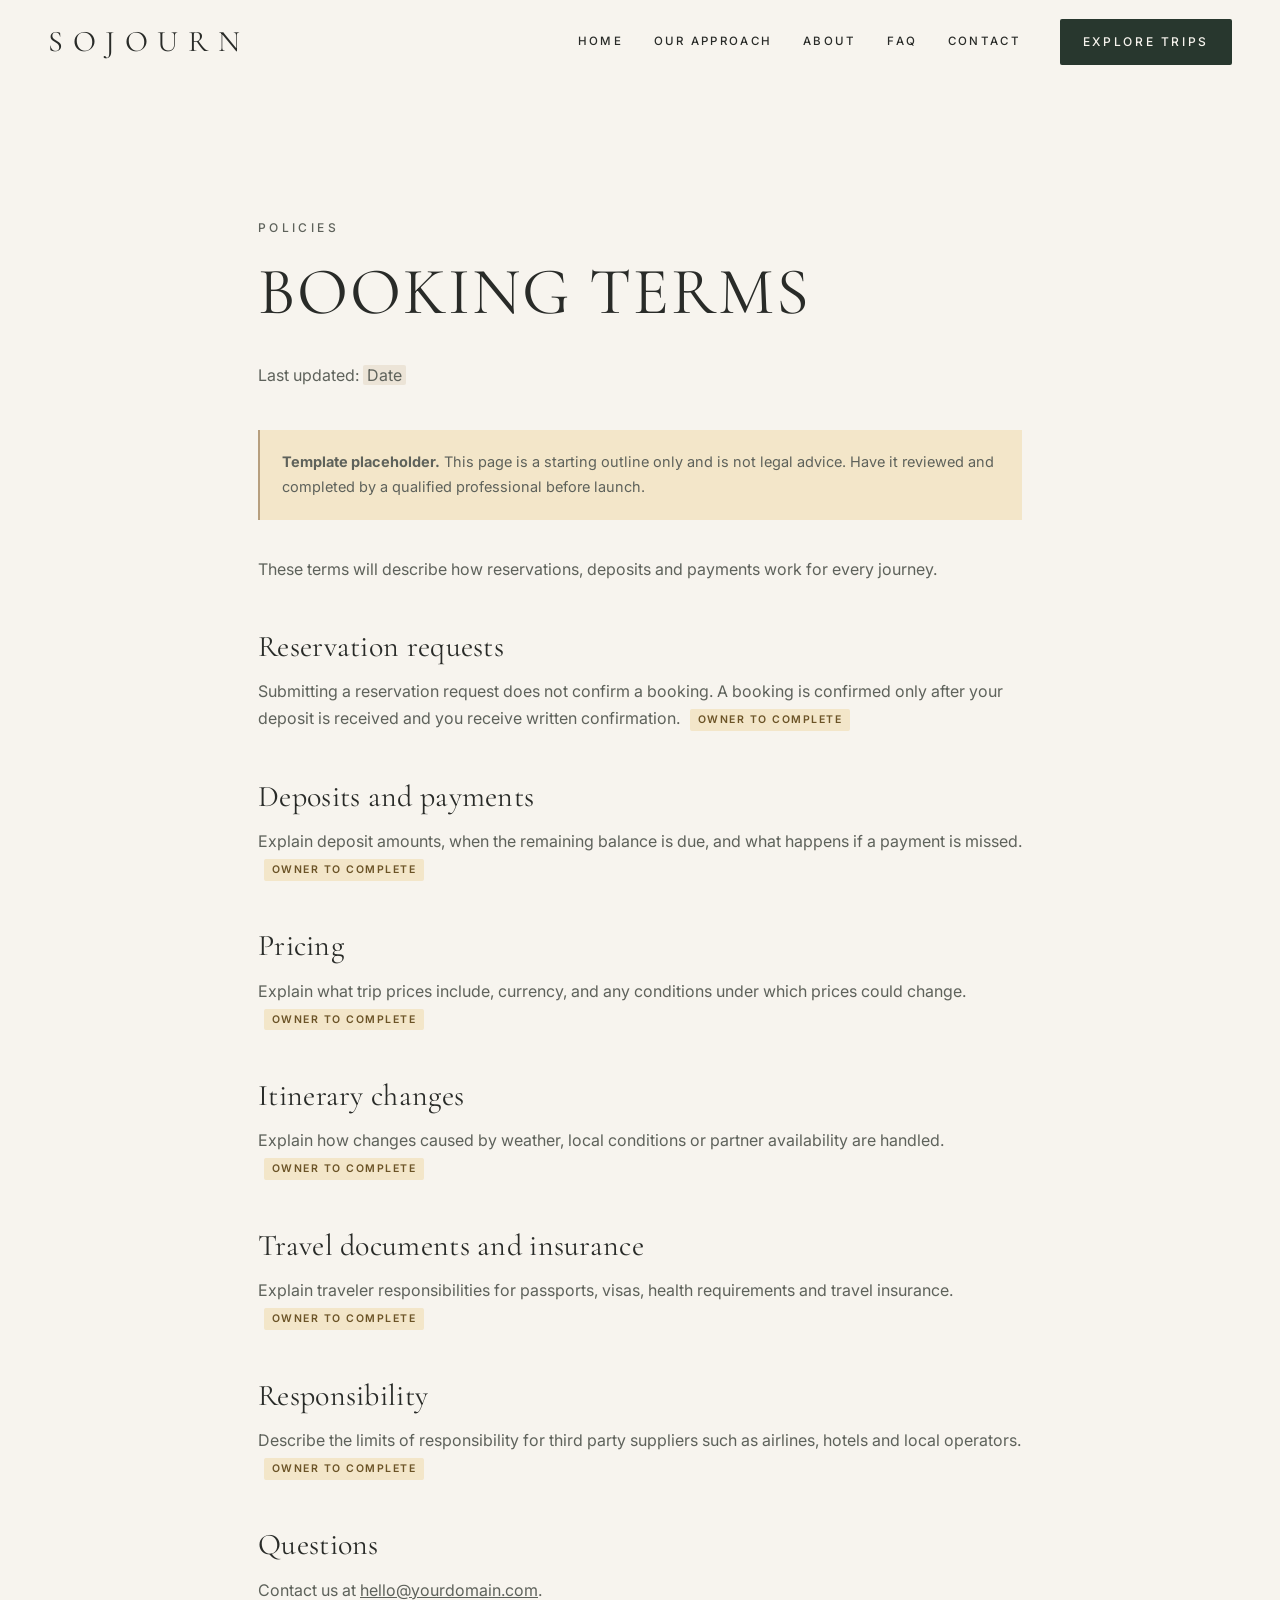
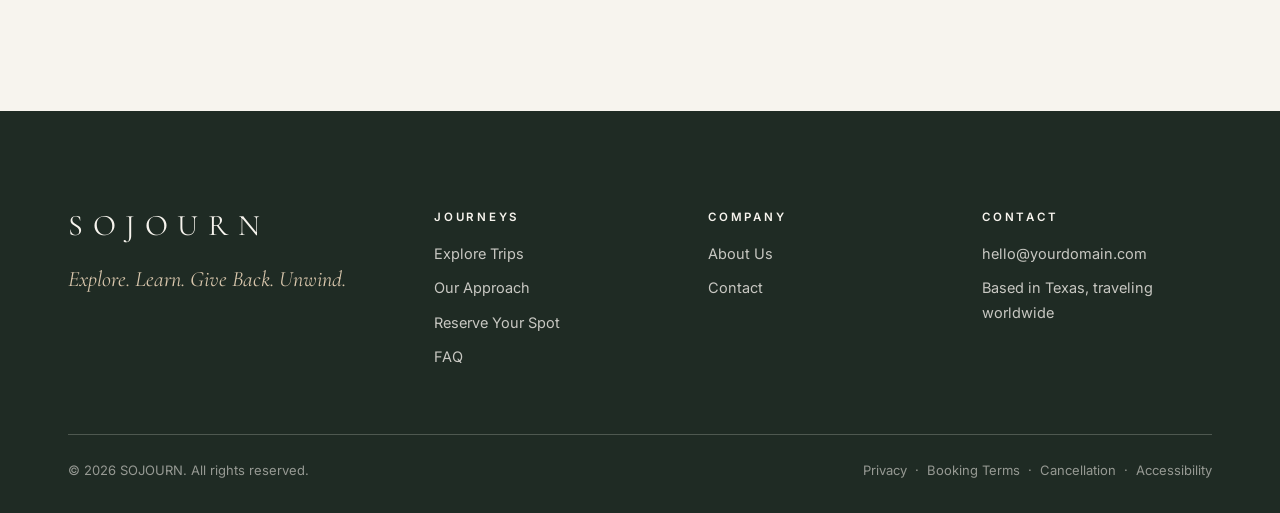
<file: terms.html>
<!doctype html>
<html lang="en" class="no-js">
<head>
  <meta charset="utf-8">
  <meta name="viewport" content="width=device-width, initial-scale=1">
  <title>Booking Terms | SOJOURN</title>
  <meta name="description" content="Terms that apply to reservation requests and bookings.">
  <meta property="og:title" content="Booking Terms | SOJOURN">
  <meta property="og:description" content="Terms that apply to reservation requests and bookings.">
  <meta property="og:type" content="website">
  <meta name="theme-color" content="#28372E">
  <link rel="icon" href="favicon.svg" type="image/svg+xml">
  <link rel="preconnect" href="https://fonts.googleapis.com">
  <link rel="preconnect" href="https://fonts.gstatic.com" crossorigin>
  <link href="https://fonts.googleapis.com/css2?family=Cormorant+Garamond:ital,wght@0,400;0,500;1,400&family=Inter:wght@400;500;600&family=Pinyon+Script&display=swap" rel="stylesheet">
  <link rel="stylesheet" href="styles.css">
</head>
<body data-page="policy">
  <a class="skip-link" href="#main">Skip to content</a>
  <header data-site-header></header>

  <main id="main">
    <section class="plain-hero" style="padding-bottom:24px" aria-labelledby="page-title">
      <div class="container narrow">
        <p class="eyebrow">Policies</p>
        <h1 class="h1" id="page-title">Booking Terms</h1>
        <p class="muted">Last updated: <span class="placeholder-text">Date</span></p>
      </div>
    </section>
    <section class="section tight" style="padding-top:0">
      <div class="container narrow prose">
        <p class="callout"><strong>Template placeholder.</strong> This page is a starting outline only and is not legal advice. Have it reviewed and completed by a qualified professional before launch.</p>
        <p>These terms will describe how reservations, deposits and payments work for every journey.</p>
        <h2>Reservation requests</h2>
        <p>Submitting a reservation request does not confirm a booking. A booking is confirmed only after your deposit is received and you receive written confirmation. <span class="owner-note">Owner to complete</span></p>
        <h2>Deposits and payments</h2>
        <p>Explain deposit amounts, when the remaining balance is due, and what happens if a payment is missed. <span class="owner-note">Owner to complete</span></p>
        <h2>Pricing</h2>
        <p>Explain what trip prices include, currency, and any conditions under which prices could change. <span class="owner-note">Owner to complete</span></p>
        <h2>Itinerary changes</h2>
        <p>Explain how changes caused by weather, local conditions or partner availability are handled. <span class="owner-note">Owner to complete</span></p>
        <h2>Travel documents and insurance</h2>
        <p>Explain traveler responsibilities for passports, visas, health requirements and travel insurance. <span class="owner-note">Owner to complete</span></p>
        <h2>Responsibility</h2>
        <p>Describe the limits of responsibility for third party suppliers such as airlines, hotels and local operators. <span class="owner-note">Owner to complete</span></p>
        <h2>Questions</h2>
        <p>Contact us at <a data-brand-email href="#"></a>.</p>
      </div>
    </section>
  </main>

  <footer data-site-footer></footer>

  <script src="brand.js"></script>
  <script src="trips.js"></script>
  <script src="site.js"></script>
</body>
</html>
</file>
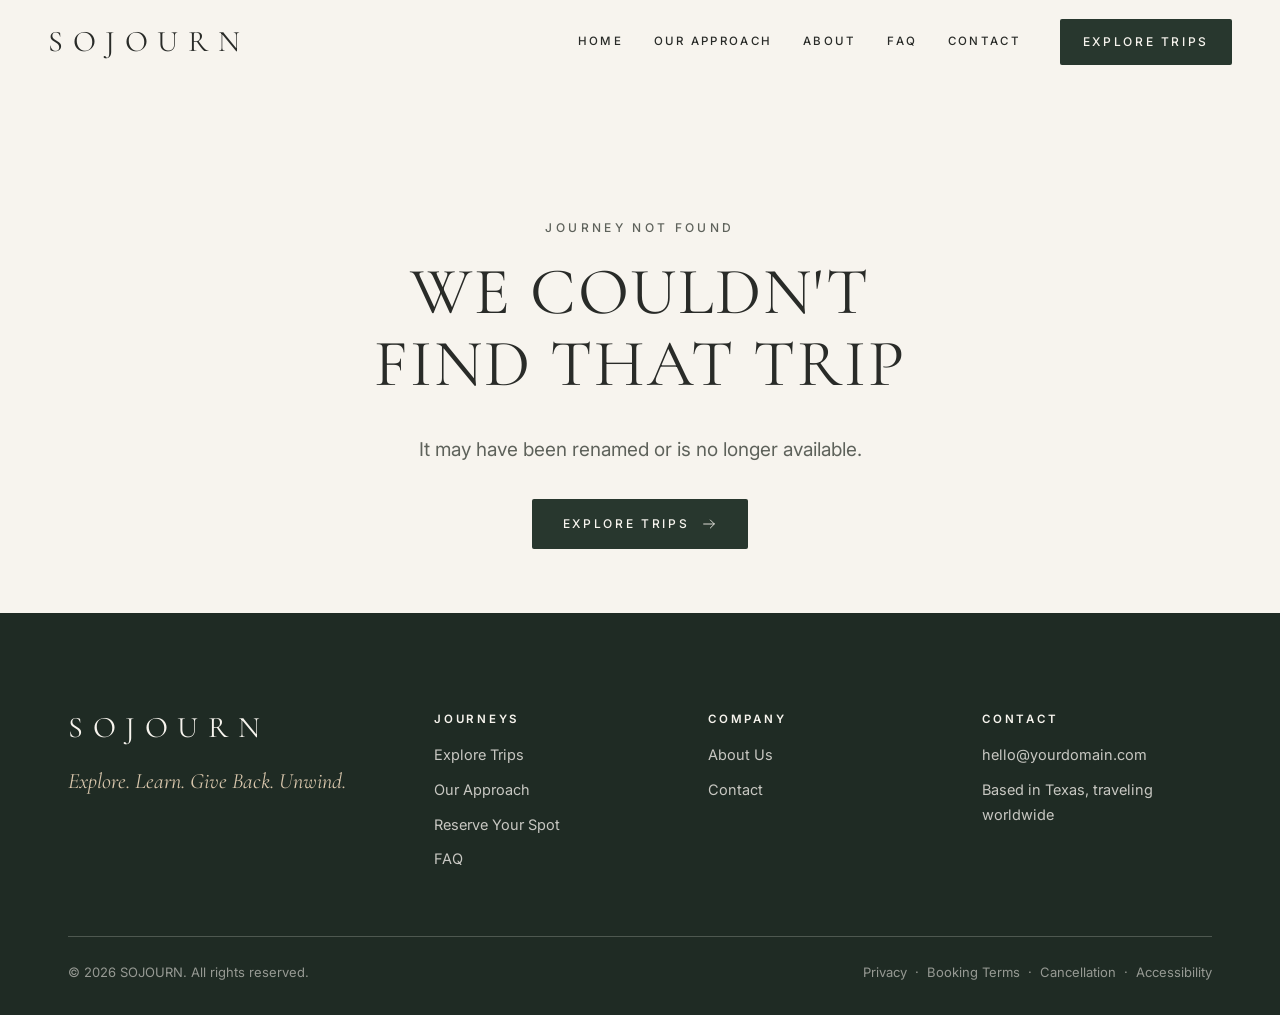
<file: trip.html>
<!doctype html>
<html lang="en" class="no-js">
<head>
  <meta charset="utf-8">
  <meta name="viewport" content="width=device-width, initial-scale=1">
  <title>Trip Details | SOJOURN</title>
  <meta name="description" content="Itinerary, inclusions, accommodations and booking details for this curated small group journey.">
  <meta property="og:title" content="Trip Details | SOJOURN">
  <meta property="og:description" content="Itinerary, inclusions, accommodations and booking details for this curated small group journey.">
  <meta property="og:type" content="website">
  <meta name="theme-color" content="#28372E">
  <link rel="icon" href="favicon.svg" type="image/svg+xml">
  <link rel="preconnect" href="https://fonts.googleapis.com">
  <link rel="preconnect" href="https://fonts.gstatic.com" crossorigin>
  <link href="https://fonts.googleapis.com/css2?family=Cormorant+Garamond:ital,wght@0,400;0,500;1,400&family=Inter:wght@400;500;600&family=Pinyon+Script&display=swap" rel="stylesheet">
  <link rel="stylesheet" href="styles.css">
</head>
<body data-page="trips">
  <a class="skip-link" href="#main">Skip to content</a>
  <header data-site-header></header>

  <main id="main">
    <div id="trip-root">
      <section class="plain-hero"><div class="container"><p class="muted">Loading journey…</p></div></section>
    </div>
  </main>

  <footer data-site-footer></footer>

  <script src="brand.js"></script>
  <script src="trips.js"></script>
  <script src="site.js"></script>
  <script src="trip.js"></script>
</body>
</html>
</file>
<file: styles.css>
/* =========================================================
   SOJOURN DESIGN SYSTEM
   ========================================================= */
:root {
  --ivory: #F7F4EE;
  --cream: #EDE8DE;
  --forest: #28372E;
  --forest-deep: #1F2B24;
  --sage: #A7B09C;
  --champagne: #D8C6AC;
  --champagne-deep: #B79F7E;
  --charcoal: #292B28;
  --muted: #5E625B;
  --white: #FFFFFF;
  --line: rgba(41, 43, 40, 0.14);
  --line-light: rgba(247, 244, 238, 0.22);

  --serif: "Cormorant Garamond", "Playfair Display", Georgia, serif;
  --sans: "Inter", "DM Sans", system-ui, -apple-system, "Segoe UI", sans-serif;
  --script: "Pinyon Script", "Cormorant Garamond", cursive;

  --max: 1240px;
  --gutter: clamp(16px, 4vw, 48px);
  --section: clamp(56px, 7vw, 100px);
  --radius: 2px;
  --ease: cubic-bezier(.22, .61, .36, 1);
  --header-h: 84px;
}

*, *::before, *::after { box-sizing: border-box; }
html { scroll-behavior: smooth; -webkit-text-size-adjust: 100%; }
body {
  margin: 0;
  background: var(--ivory);
  color: var(--charcoal);
  font-family: var(--sans);
  font-size: 16px;
  line-height: 1.7;
  font-weight: 400;
  -webkit-font-smoothing: antialiased;
  overflow-x: hidden;
}
img { max-width: 100%; display: block; }
a { color: inherit; }
button, input, select, textarea { font: inherit; color: inherit; }
::selection { background: var(--champagne); color: var(--charcoal); }

:focus-visible { outline: 2px solid var(--champagne-deep); outline-offset: 3px; }
.on-dark :focus-visible { outline-color: var(--champagne); }

.skip-link {
  position: absolute; left: 16px; top: -60px; z-index: 200;
  background: var(--forest); color: var(--ivory); padding: 10px 16px;
  text-decoration: none; font-size: 14px; transition: top .2s;
}
.skip-link:focus { top: 12px; }

.visually-hidden {
  position: absolute !important; width: 1px; height: 1px; overflow: hidden;
  clip: rect(0 0 0 0); white-space: nowrap; border: 0; padding: 0; margin: -1px;
}

/* ---------- Type ---------- */
h1, h2, h3, h4 {
  font-family: var(--serif);
  font-weight: 400;
  line-height: 1.08;
  margin: 0 0 .5em;
  letter-spacing: .01em;
  text-wrap: balance;
}
.display { font-size: clamp(42px, 5.6vw, 76px); text-transform: uppercase; letter-spacing: .03em; line-height: 1; }
.h1 { font-size: clamp(38px, 5.2vw, 68px); text-transform: uppercase; letter-spacing: .03em; }
.h2 { font-size: clamp(30px, 3.2vw, 44px); text-transform: uppercase; letter-spacing: .03em; }
.h3 { font-size: clamp(24px, 2.4vw, 32px); }
.h4 { font-size: 22px; }
p { margin: 0 0 1.1em; }
.lead { font-size: clamp(17px, 1.6vw, 19px); line-height: 1.75; color: var(--muted); max-width: 62ch; }
.on-dark .lead { color: rgba(247, 244, 238, .82); }
.eyebrow {
  display: inline-block;
  font-family: var(--sans);
  font-size: 12px;
  font-weight: 500;
  letter-spacing: .28em;
  text-transform: uppercase;
  margin-bottom: 18px;
  color: var(--muted);
}
.on-dark .eyebrow { color: var(--champagne); }
.rule { width: 48px; height: 1px; background: var(--champagne-deep); border: 0; margin: 26px 0; }
.on-dark .rule { background: var(--champagne); }
.center { text-align: center; }
.center .rule, .center .lead { margin-left: auto; margin-right: auto; }
.script { font-family: var(--script); font-weight: 400; text-transform: none; letter-spacing: 0; }

/* ---------- Layout ---------- */
.container { width: 100%; max-width: var(--max); margin: 0 auto; padding: 0 var(--gutter); }
.container.narrow { max-width: 860px; }
.section { padding: var(--section) 0; }
.section.tight { padding: clamp(56px, 7vw, 96px) 0; }
.bg-cream { background: var(--cream); }
.bg-forest { background: var(--forest); color: var(--ivory); }
.bg-white { background: var(--white); }
.section-head { margin-bottom: clamp(40px, 5vw, 64px); }
.section-head.center { max-width: 760px; margin-left: auto; margin-right: auto; }
.split { display: grid; grid-template-columns: 1fr; gap: clamp(36px, 6vw, 88px); align-items: center; }
@media (min-width: 900px) {
  .split { grid-template-columns: 1fr 1fr; }
  .split.wide-left { grid-template-columns: 1.1fr .9fr; }
  .split.wide-right { grid-template-columns: .9fr 1.1fr; }
}
.stack > * + * { margin-top: 16px; }

/* ---------- Buttons ---------- */
.btn {
  display: inline-flex; align-items: center; justify-content: center; gap: 12px;
  min-height: 50px; padding: 14px 30px;
  font-family: var(--sans); font-size: 12px; font-weight: 500;
  letter-spacing: .22em; text-transform: uppercase; text-decoration: none;
  border: 1px solid transparent; border-radius: var(--radius);
  cursor: pointer; transition: background .35s var(--ease), color .35s var(--ease), border-color .35s var(--ease), transform .35s var(--ease);
  white-space: nowrap;
}
.btn svg { width: 16px; height: 16px; transition: transform .35s var(--ease); }
.btn:hover svg { transform: translateX(4px); }
.btn-dark { background: var(--forest); color: var(--ivory); }
.btn-dark:hover { background: var(--forest-deep); }
.btn-light { background: var(--ivory); color: var(--charcoal); }
.btn-light:hover { background: var(--white); }
.btn-champagne { background: var(--champagne); color: var(--charcoal); }
.btn-champagne:hover { background: #E3D4BE; }
.btn-outline { border-color: currentColor; background: transparent; }
.btn-outline:hover { background: var(--charcoal); color: var(--ivory); border-color: var(--charcoal); }
.on-dark .btn-outline:hover, .hero .btn-outline:hover { background: var(--ivory); color: var(--charcoal); border-color: var(--ivory); }
.btn[disabled], .btn[aria-disabled="true"] { opacity: .45; cursor: not-allowed; }
.btn-block { width: 100%; }
.btn-row { display: flex; flex-wrap: wrap; gap: 14px; }
.text-link {
  font-size: 12px; font-weight: 500; letter-spacing: .22em; text-transform: uppercase;
  text-decoration: none; display: inline-flex; align-items: center; gap: 10px;
  border-bottom: 1px solid currentColor; padding-bottom: 4px;
}
.text-link svg { width: 14px; height: 14px; transition: transform .35s var(--ease); }
.text-link:hover svg { transform: translateX(4px); }

/* ---------- Header ---------- */
.site-header {
  position: sticky; top: 0; z-index: 100;
  background: rgba(247, 244, 238, .96);
  backdrop-filter: saturate(140%) blur(10px);
  -webkit-backdrop-filter: saturate(140%) blur(10px);
  border-bottom: 1px solid transparent;
  transition: border-color .3s, box-shadow .3s;
}
.site-header.scrolled { border-bottom-color: var(--line); }
.header-inner {
  max-width: 1400px; margin: 0 auto; padding: 0 var(--gutter);
  height: var(--header-h); display: flex; align-items: center; justify-content: space-between; gap: 24px;
}
.wordmark { text-decoration: none; display: inline-flex; flex-direction: column; align-items: center; line-height: 1; }
.wordmark-name { font-family: var(--serif); font-size: 30px; letter-spacing: .32em; margin-right: -.32em; font-weight: 400; }
.wordmark-tag { font-size: 8.5px; letter-spacing: .38em; text-transform: uppercase; margin-top: 7px; color: var(--muted); margin-right: -.38em; }
.wordmark img { height: 44px; width: auto; }
.main-nav { display: flex; align-items: center; gap: clamp(18px, 2.4vw, 36px); }
.main-nav a.nav-link {
  font-size: 11.5px; font-weight: 500; letter-spacing: .2em; text-transform: uppercase;
  text-decoration: none; position: relative; padding: 6px 0;
}
.main-nav a.nav-link::after {
  content: ""; position: absolute; left: 0; right: 0; bottom: 0; height: 1px;
  background: currentColor; transform: scaleX(0); transform-origin: left; transition: transform .35s var(--ease);
}
.main-nav a.nav-link:hover::after, .main-nav a.nav-link[aria-current="page"]::after { transform: scaleX(1); }
.main-nav .btn { min-height: 44px; padding: 12px 22px; margin-left: 8px; }
.menu-toggle {
  display: none; background: none; border: 0; padding: 10px; margin-right: -10px; cursor: pointer;
  width: 44px; height: 44px; align-items: center; justify-content: center;
}
.menu-toggle span, .menu-toggle span::before, .menu-toggle span::after {
  display: block; width: 24px; height: 1px; background: var(--charcoal); position: relative; transition: transform .3s var(--ease), background .3s;
}
.menu-toggle span::before, .menu-toggle span::after { content: ""; position: absolute; left: 0; }
.menu-toggle span::before { top: -7px; }
.menu-toggle span::after { top: 7px; }
.menu-open .menu-toggle span { background: transparent; }
.menu-open .menu-toggle span::before { transform: translateY(7px) rotate(45deg); }
.menu-open .menu-toggle span::after { transform: translateY(-7px) rotate(-45deg); }

@media (max-width: 1023px) {
  :root { --header-h: 72px; }
  .site-header { backdrop-filter: none; -webkit-backdrop-filter: none; background: var(--ivory); }
  .wordmark-name { font-size: 24px; }
  .menu-toggle { display: inline-flex; }
  .main-nav {
    position: fixed; inset: var(--header-h) 0 0 0; background: var(--ivory);
    flex-direction: column; align-items: stretch; justify-content: flex-start; gap: 0;
    padding: 24px var(--gutter) 40px; overflow-y: auto;
    opacity: 0; visibility: hidden; transform: translateY(-8px);
    transition: opacity .3s var(--ease), transform .3s var(--ease), visibility .3s;
  }
  .menu-open .main-nav { opacity: 1; visibility: visible; transform: none; }
  .main-nav a.nav-link {
    font-family: var(--serif); font-size: 30px; letter-spacing: .04em; text-transform: none;
    padding: 14px 0; border-bottom: 1px solid var(--line);
  }
  .main-nav a.nav-link::after { display: none; }
  .main-nav .btn { margin: 28px 0 0; width: 100%; min-height: 54px; }
  body.menu-open { overflow: hidden; }
}

/* ---------- Demo notice ---------- */
.notice-bar {
  background: var(--cream); border-bottom: 1px solid var(--line);
  font-size: 13px; color: var(--muted); text-align: center; padding: 10px var(--gutter);
}
.notice-bar strong { color: var(--charcoal); font-weight: 600; letter-spacing: .04em; }
.owner-note {
  display: inline-block; font-family: var(--sans); font-size: 10.5px; font-weight: 600;
  letter-spacing: .14em; text-transform: uppercase; background: #F3E6C9; color: #6B5326;
  padding: 3px 8px; border-radius: 2px; vertical-align: middle; margin-left: 6px; line-height: 1.5;
}
.badge {
  display: inline-flex; align-items: center; gap: 6px;
  font-size: 10.5px; font-weight: 600; letter-spacing: .16em; text-transform: uppercase;
  padding: 6px 10px; border-radius: 2px; background: rgba(247, 244, 238, .92); color: var(--charcoal);
}
.badge.dark { background: var(--forest); color: var(--ivory); }
.badge.sample { background: var(--champagne); color: var(--charcoal); }
.status-dot { width: 7px; height: 7px; border-radius: 50%; background: var(--sage); display: inline-block; }
.status-dot.limited { background: var(--champagne-deep); }
.status-dot.closed { background: #9A9A94; }

/* ---------- Hero ---------- */
.hero {
  position: relative; min-height: clamp(500px, 68vh, 640px); display: flex; align-items: center;
  color: var(--ivory); overflow: hidden; background: var(--forest);
}
.hero-media { position: absolute; inset: 0; }
.hero-media img { width: 100%; height: 100%; object-fit: cover; transform: scale(1.06); animation: heroZoom 14s var(--ease) forwards; }
@keyframes heroZoom { to { transform: scale(1); } }
.hero::after {
  content: ""; position: absolute; inset: 0;
  background: linear-gradient(90deg, rgba(40, 32, 22, .5) 0%, rgba(40, 32, 22, .22) 42%, rgba(40, 32, 22, 0) 70%);
}
.hero-content { position: relative; z-index: 2; padding-top: 64px; padding-bottom: 64px; }
.hero-content .display, .hero-content .eyebrow, .hero-desc { text-shadow: 0 1px 18px rgba(30,22,12,.35); }
.hero-link { color: var(--ivory); font-size: 12px; font-weight: 500; letter-spacing: .22em; text-transform: uppercase; text-decoration: none; border-bottom: 1px solid rgba(247,244,238,.6); padding-bottom: 4px; align-self: center; margin-left: 12px; }
.hero-link:hover { border-bottom-color: var(--ivory); }
.hero-content .eyebrow { color: var(--champagne); }
.hero-content .display { margin-bottom: 22px; }
.hero-sub { font-family: var(--serif); font-size: clamp(22px, 2.6vw, 30px); font-style: italic; margin: 0 0 14px; max-width: 30ch; line-height: 1.3; }
.hero-desc { font-size: 16px; max-width: 44ch; color: rgba(247, 244, 238, .95); margin-bottom: 30px; }
.hero .btn-outline { color: var(--ivory); }
.scroll-cue {
  position: absolute; left: 50%; bottom: 28px; z-index: 2; transform: translateX(-50%);
  width: 1px; height: 56px; background: linear-gradient(to bottom, rgba(247,244,238,0), rgba(247,244,238,.8));
}
.scroll-cue::after {
  content: ""; position: absolute; left: -2px; top: 0; width: 5px; height: 5px; border-radius: 50%;
  background: var(--ivory); animation: cue 2.4s var(--ease) infinite;
}
@keyframes cue { 0% { transform: translateY(0); opacity: 0; } 30% { opacity: 1; } 100% { transform: translateY(52px); opacity: 0; } }

.page-hero {
  position: relative; min-height: 62vh; display: flex; align-items: flex-end; color: var(--ivory); overflow: hidden; background: var(--forest);
}
.page-hero .hero-media img { animation: none; transform: none; }
.page-hero::after {
  content: ""; position: absolute; inset: 0;
  background: linear-gradient(0deg, rgba(25, 30, 26, .78) 0%, rgba(25, 30, 26, .3) 50%, rgba(25, 30, 26, .15) 100%);
}
.page-hero .container { position: relative; z-index: 2; padding-top: 120px; padding-bottom: clamp(48px, 7vw, 88px); }
.page-hero .eyebrow { color: var(--champagne); }
.page-hero.short { min-height: 46vh; }
.plain-hero { padding: clamp(72px, 10vw, 128px) 0 clamp(40px, 5vw, 64px); }

/* ---------- Pillars ---------- */
.pillars { display: grid; grid-template-columns: repeat(2, 1fr); gap: 36px 24px; margin-top: 44px; }
@media (min-width: 640px) { .pillars { grid-template-columns: repeat(4, 1fr); } }
.pillar { text-align: center; }
.pillar .icon { width: 40px; height: 40px; margin: 0 auto 16px; color: var(--forest); }
.on-dark .pillar .icon { color: var(--champagne); }
.pillar h3 { font-family: var(--sans); font-size: 12px; font-weight: 600; letter-spacing: .26em; text-transform: uppercase; margin-bottom: 10px; }
.pillar p { font-size: 14.5px; line-height: 1.65; color: var(--muted); margin: 0; }
.on-dark .pillar p { color: rgba(247,244,238,.75); }

.framed-img { position: relative; }
.framed-img img { width: 100%; aspect-ratio: 4 / 5; object-fit: cover; }
.framed-img::before {
  content: ""; position: absolute; inset: 12px -10px -12px 12px; border: 1px solid var(--champagne-deep); z-index: -1;
}
@media (min-width: 900px) { .framed-img::before { inset: 18px -18px -18px 18px; } }
.framed-img { z-index: 0; }

/* ---------- Trip cards ---------- */
.trip-grid { display: grid; grid-template-columns: 1fr; gap: clamp(28px, 3vw, 40px); }
@media (min-width: 680px) { .trip-grid { grid-template-columns: repeat(2, 1fr); } }
@media (min-width: 1100px) { .trip-grid.four { grid-template-columns: repeat(4, 1fr); } .trip-grid.three { grid-template-columns: repeat(3, 1fr); } }
.trip-card { display: flex; flex-direction: column; background: transparent; text-decoration: none; color: inherit; }
.trip-card-media { position: relative; overflow: hidden; aspect-ratio: 4 / 5; background: var(--cream); }
.trip-card-media img { width: 100%; height: 100%; object-fit: cover; transition: transform 1.2s var(--ease); }
.trip-card:hover .trip-card-media img, .trip-card:focus-within .trip-card-media img { transform: scale(1.05); }
.trip-card-media .badges { position: absolute; top: 14px; left: 14px; right: 14px; display: flex; justify-content: space-between; gap: 8px; flex-wrap: wrap; }
.trip-card-body { padding-top: 22px; display: flex; flex-direction: column; flex: 1; }
.trip-card .location { font-size: 11.5px; font-weight: 500; letter-spacing: .22em; text-transform: uppercase; color: var(--muted); margin-bottom: 8px; }
.trip-card h3 { font-size: 27px; margin-bottom: 12px; }
.trip-card h3 a { text-decoration: none; }
.trip-card h3 a::after { content: ""; position: absolute; inset: 0; }
.trip-card { position: relative; }
.trip-meta { list-style: none; padding: 0; margin: 0 0 14px; display: grid; gap: 4px; font-size: 14px; color: var(--muted); }
.trip-meta li { display: flex; gap: 10px; align-items: center; }
.trip-meta svg { width: 15px; height: 15px; flex: none; color: var(--champagne-deep); }
.trip-card .summary { font-size: 14.5px; color: var(--muted); line-height: 1.65; }
.trip-card-foot { margin-top: auto; padding-top: 16px; border-top: 1px solid var(--line); display: flex; align-items: flex-end; justify-content: space-between; gap: 12px; }
.price-from { font-size: 11px; letter-spacing: .16em; text-transform: uppercase; color: var(--muted); line-height: 1.3; }
.price-from strong { display: block; font-family: var(--serif); font-size: 26px; letter-spacing: 0; text-transform: none; color: var(--charcoal); font-weight: 500; }
.trip-card-foot .text-link { position: relative; z-index: 2; }

/* ---------- Featured band ---------- */
.feature-band { display: grid; grid-template-columns: 1fr; background: var(--forest); color: var(--ivory); }
@media (min-width: 960px) { .feature-band { grid-template-columns: .8fr 1.6fr; } }
.feature-band .fb-media { min-height: 340px; position: relative; }
.feature-band .fb-media img { position: absolute; inset: 0; width: 100%; height: 100%; object-fit: cover; }
.fb-body { display: grid; grid-template-columns: 1fr; gap: 40px; padding: clamp(44px, 6vw, 80px) clamp(24px, 5vw, 72px); }
@media (min-width: 1200px) { .fb-body { grid-template-columns: 1.3fr 1fr; } .fb-list { border-left: 1px solid var(--line-light); padding-left: 44px; } }
.fb-body .h2 { margin-bottom: 14px; }
.fb-dates { font-size: 13px; letter-spacing: .24em; text-transform: uppercase; margin-bottom: 24px; color: var(--champagne); }
.fb-list { list-style: none; margin: 0; padding: 0; display: grid; gap: 22px; align-content: center; }
.fb-list li { display: grid; grid-template-columns: 30px 1fr; gap: 16px; align-items: start; }
.fb-list svg { width: 26px; height: 26px; color: var(--champagne); }
.fb-list strong { display: block; font-size: 11.5px; font-weight: 600; letter-spacing: .2em; text-transform: uppercase; }
.fb-list span { font-size: 14px; color: rgba(247,244,238,.72); }

/* ---------- Itinerary strip (home) ---------- */
.day-strip { display: grid; grid-auto-flow: column; grid-auto-columns: minmax(200px, 1fr); gap: 20px; overflow-x: auto; scroll-snap-type: x mandatory; padding-bottom: 12px; scrollbar-width: thin; }
.day-strip > * { scroll-snap-align: start; }
.day-tile img { width: 100%; aspect-ratio: 4 / 3; object-fit: cover; margin-bottom: 16px; }
.day-tile .day-num { font-size: 11.5px; letter-spacing: .24em; text-transform: uppercase; color: var(--muted); }
.day-tile h3 { font-family: var(--serif); font-size: 22px; text-transform: uppercase; letter-spacing: .08em; margin: 4px 0 8px; }
.day-tile p { font-size: 14px; color: var(--muted); line-height: 1.6; margin: 0; }
.strip-head { display: flex; align-items: center; gap: 24px; margin-bottom: 28px; }
.strip-head h2 { font-family: var(--sans); font-size: 14px; letter-spacing: .26em; text-transform: uppercase; font-weight: 500; margin: 0; white-space: nowrap; }
.strip-head .line { flex: 1; height: 1px; background: var(--line); }

/* ---------- Steps ---------- */
.steps { display: grid; grid-template-columns: 1fr; gap: 0; counter-reset: step; }
@media (min-width: 760px) { .steps { grid-template-columns: repeat(2, 1fr); } }
@media (min-width: 1100px) { .steps { grid-template-columns: repeat(4, 1fr); } }
.step { padding: 32px 28px 36px 0; border-top: 1px solid var(--line); }
@media (min-width: 1100px) { .step { padding-right: 36px; } }
.step-num { font-family: var(--serif); font-size: 56px; line-height: 1; color: var(--champagne-deep); display: block; margin-bottom: 18px; }
.step h3 { font-size: 26px; margin-bottom: 10px; }
.step p { font-size: 15px; color: var(--muted); margin: 0; }

/* ---------- Difference list ---------- */
.diff-list { list-style: none; padding: 0; margin: 0; display: grid; grid-template-columns: 1fr; gap: 0 48px; }
@media (min-width: 700px) { .diff-list { grid-template-columns: 1fr 1fr; } }
.diff-list li { display: flex; gap: 16px; padding: 16px 0; border-bottom: 1px solid var(--line-light); font-size: 15.5px; align-items: center; }
.diff-list svg { width: 18px; height: 18px; color: var(--champagne); flex: none; }

/* ---------- Quote band ---------- */
.quote-band { position: relative; min-height: 380px; display: flex; align-items: center; color: var(--ivory); overflow: hidden; background: var(--forest); }
.quote-band img { position: absolute; inset: 0; width: 100%; height: 100%; object-fit: cover; }
.quote-band::after { content: ""; position: absolute; inset: 0; background: rgba(25,30,26,.5); }
.quote-band .container { position: relative; z-index: 2; text-align: center; padding-top: 80px; padding-bottom: 80px; }
.quote-band .script { font-size: clamp(44px, 7vw, 84px); line-height: 1.15; display: block; }

/* ---------- Signup ---------- */
.signup { display: grid; grid-template-columns: 1fr; gap: clamp(32px, 5vw, 72px); align-items: center; }
@media (min-width: 900px) { .signup { grid-template-columns: 1fr 1.1fr; } }
.signup-media img { width: 100%; aspect-ratio: 3 / 2; object-fit: cover; }
.signup-fields { display: grid; grid-template-columns: 1fr; gap: 14px; margin: 26px 0 14px; }
@media (min-width: 560px) { .signup-fields { grid-template-columns: 1fr 1.3fr auto; } }
.consent { font-size: 12.5px; color: var(--muted); line-height: 1.6; }
.consent a { color: inherit; }

/* ---------- Forms ---------- */
.field { display: flex; flex-direction: column; gap: 8px; }
.field label, .field legend, .label {
  font-size: 11.5px; font-weight: 600; letter-spacing: .16em; text-transform: uppercase; color: var(--charcoal);
}
.field .hint { font-size: 13px; color: var(--muted); margin: 0; }
.input, .select, .textarea {
  width: 100%; min-height: 52px; padding: 14px 16px; background: var(--white);
  border: 1px solid rgba(41,43,40,.22); border-radius: var(--radius); font-size: 16px;
  transition: border-color .25s, box-shadow .25s;
}
.textarea { min-height: 140px; resize: vertical; line-height: 1.6; }
.select { appearance: none; -webkit-appearance: none; background-image: url("data:image/svg+xml,%3Csvg xmlns='http://www.w3.org/2000/svg' width='12' height='8' viewBox='0 0 12 8'%3E%3Cpath d='M1 1l5 5 5-5' fill='none' stroke='%23292B28' stroke-width='1.3'/%3E%3C/svg%3E"); background-repeat: no-repeat; background-position: right 16px center; padding-right: 42px; }
.input:focus, .select:focus, .textarea:focus { outline: none; border-color: var(--forest); box-shadow: 0 0 0 3px rgba(40,55,46,.12); }
.input[aria-invalid="true"], .select[aria-invalid="true"], .textarea[aria-invalid="true"] { border-color: #9B3B2E; }
.field-error { font-size: 13px; color: #9B3B2E; margin: 0; min-height: 0; }
.field-error:empty { display: none; }
.form-grid { display: grid; grid-template-columns: 1fr; gap: 22px; }
@media (min-width: 640px) { .form-grid.two { grid-template-columns: 1fr 1fr; } .span-2 { grid-column: 1 / -1; } }
.check { display: flex; gap: 12px; align-items: flex-start; font-size: 14.5px; line-height: 1.55; cursor: pointer; }
.check input { width: 20px; height: 20px; margin: 2px 0 0; accent-color: var(--forest); flex: none; }
.form-status { margin-top: 16px; font-size: 14.5px; padding: 0; }
.form-status:empty { display: none; }
.form-status.success, .form-status.info, .form-status.error { padding: 16px 18px; border-left: 2px solid; background: var(--white); }
.form-status.success { border-color: var(--sage); }
.form-status.info { border-color: var(--champagne-deep); }
.form-status.error { border-color: #9B3B2E; }
.on-dark .form-status.success, .on-dark .form-status.info, .on-dark .form-status.error { background: rgba(255,255,255,.06); }
.is-loading { position: relative; color: transparent !important; pointer-events: none; }
.is-loading::after { content: ""; position: absolute; width: 18px; height: 18px; border: 1.5px solid var(--ivory); border-right-color: transparent; border-radius: 50%; animation: spin .8s linear infinite; }
@keyframes spin { to { transform: rotate(360deg); } }

/* ---------- Explore filters ---------- */
.filters { display: grid; grid-template-columns: 1fr; gap: 16px; padding: 28px; background: var(--white); border: 1px solid var(--line); }
@media (min-width: 640px) { .filters { grid-template-columns: repeat(2, 1fr); } }
@media (min-width: 1100px) { .filters { grid-template-columns: repeat(6, 1fr); } }
.filters .select { min-height: 46px; padding-top: 10px; padding-bottom: 10px; font-size: 14.5px; }
.filter-bar { display: flex; flex-wrap: wrap; justify-content: space-between; align-items: center; gap: 12px; margin: 24px 0 36px; font-size: 14px; color: var(--muted); }
.filter-bar button { background: none; border: 0; padding: 6px 0; cursor: pointer; }
.empty-state { text-align: center; padding: clamp(56px, 8vw, 96px) var(--gutter); background: var(--cream); }
.empty-state .icon { width: 44px; height: 44px; color: var(--champagne-deep); margin: 0 auto 20px; }

/* ---------- Trip detail ---------- */
.trip-hero .hero-meta { display: flex; flex-wrap: wrap; gap: 10px 32px; margin: 24px 0 32px; font-size: 13px; letter-spacing: .16em; text-transform: uppercase; }
.trip-hero .hero-meta span { display: inline-flex; gap: 10px; align-items: center; }
.trip-hero .hero-meta svg { width: 16px; height: 16px; color: var(--champagne); }
.facts { display: grid; grid-template-columns: repeat(2, 1fr); border-top: 1px solid var(--line); border-left: 1px solid var(--line); }
@media (min-width: 900px) { .facts { grid-template-columns: repeat(6, 1fr); } }
.fact { padding: 22px 20px; border-right: 1px solid var(--line); border-bottom: 1px solid var(--line); background: var(--ivory); }
.fact .label { display: block; margin-bottom: 6px; color: var(--muted); font-weight: 500; font-size: 10.5px; }
.fact strong { font-family: var(--serif); font-size: 22px; font-weight: 500; line-height: 1.2; }
.subnav { position: sticky; top: var(--header-h); z-index: 50; background: var(--ivory); border-bottom: 1px solid var(--line); }
.subnav ul { list-style: none; margin: 0 auto; padding: 0 var(--gutter); max-width: var(--max); display: flex; gap: 28px; overflow-x: auto; scrollbar-width: none; }
.subnav ul::-webkit-scrollbar { display: none; }
.subnav a { display: block; padding: 18px 0; font-size: 11.5px; font-weight: 500; letter-spacing: .2em; text-transform: uppercase; text-decoration: none; white-space: nowrap; border-bottom: 1px solid transparent; }
.subnav a:hover, .subnav a.active { border-bottom-color: var(--charcoal); }
.subnav .subnav-cta { margin-left: auto; }
.subnav .subnav-cta a { color: var(--forest); font-weight: 600; }
[id] { scroll-margin-top: calc(var(--header-h) + 70px); }

.gallery { display: grid; grid-template-columns: 1fr 1fr; gap: 12px; }
.gallery img { width: 100%; height: 100%; object-fit: cover; aspect-ratio: 1; }
.gallery img:first-child { grid-column: 1 / -1; aspect-ratio: 16 / 10; }

.incl-grid { display: grid; grid-template-columns: 1fr; gap: 0 40px; }
@media (min-width: 700px) { .incl-grid { grid-template-columns: 1fr 1fr; } }
.incl-item { display: grid; grid-template-columns: 36px 1fr; gap: 16px; padding: 20px 0; border-bottom: 1px solid var(--line); }
.incl-item svg { width: 26px; height: 26px; color: var(--forest); margin-top: 2px; }
.incl-item strong { display: block; font-weight: 600; font-size: 15px; margin-bottom: 2px; }
.incl-item span { font-size: 14px; color: var(--muted); line-height: 1.55; }
.excl-list { list-style: none; padding: 0; margin: 0; display: grid; gap: 0; }
.excl-list li { padding: 14px 0; border-bottom: 1px solid var(--line); display: flex; gap: 14px; align-items: center; font-size: 15px; }
.excl-list svg { width: 16px; height: 16px; color: var(--muted); flex: none; }

/* Itinerary accordion */
.itinerary { border-top: 1px solid var(--line); }
.day { border-bottom: 1px solid var(--line); }
.day-toggle {
  width: 100%; display: grid; grid-template-columns: 92px 1fr 28px; align-items: center; gap: 20px;
  padding: 26px 0; background: none; border: 0; text-align: left; cursor: pointer; color: inherit;
}
@media (max-width: 600px) { .day-toggle { grid-template-columns: 64px 1fr 24px; gap: 14px; } }
.day-toggle .num { font-size: 11px; letter-spacing: .22em; text-transform: uppercase; color: var(--muted); line-height: 1.3; }
.day-toggle .num b { display: block; font-family: var(--serif); font-size: 36px; letter-spacing: 0; color: var(--champagne-deep); font-weight: 400; line-height: 1; }
.day-toggle .t { font-family: var(--serif); font-size: clamp(22px, 2.4vw, 30px); line-height: 1.15; }
.day-toggle .t small { display: block; font-family: var(--sans); font-size: 14px; color: var(--muted); margin-top: 6px; line-height: 1.5; }
.day-toggle .plus { width: 22px; height: 22px; position: relative; justify-self: end; }
.day-toggle .plus::before, .day-toggle .plus::after { content: ""; position: absolute; left: 50%; top: 50%; width: 16px; height: 1px; background: currentColor; transform: translate(-50%, -50%); transition: transform .35s var(--ease); }
.day-toggle .plus::after { transform: translate(-50%, -50%) rotate(90deg); }
.day-toggle[aria-expanded="true"] .plus::after { transform: translate(-50%, -50%) rotate(0deg); }
.day-panel { display: grid; grid-template-rows: 0fr; transition: grid-template-rows .45s var(--ease); }
.day-panel > div { overflow: hidden; }
.day.open .day-panel { grid-template-rows: 1fr; }
.day-body { display: grid; grid-template-columns: 1fr; gap: 28px; padding: 0 0 36px; }
@media (min-width: 900px) { .day-body { grid-template-columns: 1fr 1.25fr; padding-left: 112px; } }
.day-body img { width: 100%; aspect-ratio: 4 / 3; object-fit: cover; }
.schedule { display: grid; gap: 14px; margin: 18px 0; }
.schedule div { display: grid; grid-template-columns: 110px 1fr; gap: 14px; font-size: 15px; }
.schedule dt { font-size: 11px; font-weight: 600; letter-spacing: .2em; text-transform: uppercase; color: var(--muted); padding-top: 3px; }
.schedule dd { margin: 0; }
.meals { font-size: 14px; color: var(--muted); display: flex; gap: 10px; align-items: center; margin-top: 12px; }
.meals svg { width: 16px; height: 16px; color: var(--champagne-deep); }
.activity-list { list-style: none; padding: 0; margin: 14px 0 0; display: grid; gap: 8px; }
.activity-list li { font-size: 14.5px; display: flex; gap: 10px; align-items: baseline; flex-wrap: wrap; }
.tag { font-size: 10px; font-weight: 600; letter-spacing: .14em; text-transform: uppercase; padding: 3px 8px; border-radius: 2px; white-space: nowrap; }
.tag.included { background: rgba(167,176,156,.32); color: #2F3F33; }
.tag.optional { background: var(--cream); color: var(--muted); border: 1px solid var(--line); }
.tag.extra { background: #F3E6C9; color: #6B5326; }
.legend { display: flex; flex-wrap: wrap; gap: 18px; font-size: 13px; color: var(--muted); margin-bottom: 24px; align-items: center; }
.disclaimer { font-size: 13.5px; color: var(--muted); margin-top: 24px; padding: 18px 20px; background: var(--cream); line-height: 1.6; }

.amenities { list-style: none; padding: 0; margin: 18px 0 0; display: grid; grid-template-columns: 1fr 1fr; gap: 10px 20px; font-size: 14.5px; }
.amenities li { display: flex; gap: 10px; align-items: center; }
.amenities svg { width: 15px; height: 15px; color: var(--champagne-deep); flex: none; }
.room-types { display: grid; gap: 0; margin-top: 20px; border-top: 1px solid var(--line); }
.room-types div { padding: 14px 0; border-bottom: 1px solid var(--line); display: flex; justify-content: space-between; gap: 16px; font-size: 15px; }
.room-types span { color: var(--muted); font-size: 14px; text-align: right; }

.price-panel { background: var(--white); border: 1px solid var(--line); padding: clamp(28px, 4vw, 44px); }
.price-row { display: flex; justify-content: space-between; gap: 16px; padding: 14px 0; border-bottom: 1px solid var(--line); font-size: 15px; }
.price-row span:last-child { text-align: right; font-weight: 500; }
.price-row.total { font-family: var(--serif); font-size: 26px; border-bottom: 0; padding-top: 18px; }
.price-row.total span:last-child { font-weight: 500; }
.schedule-list { list-style: none; padding: 0; margin: 0; counter-reset: pay; }
.schedule-list li { display: grid; grid-template-columns: 34px 1fr auto; gap: 14px; padding: 14px 0; border-bottom: 1px solid var(--line); font-size: 15px; align-items: baseline; }
.schedule-list li::before { counter-increment: pay; content: counter(pay, decimal-leading-zero); font-family: var(--serif); color: var(--champagne-deep); font-size: 20px; }
.schedule-list small { display: block; color: var(--muted); font-size: 13px; }
.req-list { list-style: none; padding: 0; margin: 0; }
.req-list li { padding: 10px 0 10px 26px; position: relative; font-size: 15px; border-bottom: 1px solid var(--line); }
.req-list li::before { content: ""; position: absolute; left: 4px; top: 21px; width: 8px; height: 1px; background: var(--champagne-deep); }

.mobile-reserve {
  position: fixed; left: 0; right: 0; bottom: 0; z-index: 90; display: none; align-items: center; justify-content: space-between; gap: 12px;
  padding: 12px 16px calc(12px + env(safe-area-inset-bottom)); background: var(--ivory); border-top: 1px solid var(--line);
  transform: translateY(100%); transition: transform .35s var(--ease);
}
.mobile-reserve.show { transform: none; }
.mobile-reserve .price-from strong { font-size: 22px; }
.mobile-reserve .btn { min-height: 46px; padding: 12px 20px; }
@media (max-width: 899px) { .mobile-reserve { display: flex; } body.has-mobile-reserve { padding-bottom: 76px; } }

/* ---------- Approach / about ---------- */
.editorial { display: grid; grid-template-columns: 1fr; gap: clamp(32px, 5vw, 80px); align-items: center; }
@media (min-width: 900px) { .editorial { grid-template-columns: 1fr 1fr; } .editorial.reverse > :first-child { order: 2; } }
.editorial img { width: 100%; aspect-ratio: 5 / 6; object-fit: cover; }
.editorial .num { font-family: var(--serif); font-size: 88px; line-height: 1; color: var(--champagne); display: block; margin-bottom: 8px; }
.principles { display: grid; grid-template-columns: 1fr; gap: 0; border-top: 1px solid var(--line-light); }
@media (min-width: 800px) { .principles { grid-template-columns: repeat(3, 1fr); border-top: 0; gap: 40px; } }
.principle { padding: 28px 0; border-bottom: 1px solid var(--line-light); }
@media (min-width: 800px) { .principle { border-bottom: 0; border-top: 1px solid var(--line-light); } }
.principle h3 { font-size: 26px; }
.principle p { font-size: 15px; color: rgba(247,244,238,.78); margin: 0; }
.portrait-placeholder {
  aspect-ratio: 4 / 5; background: linear-gradient(160deg, var(--cream), var(--champagne));
  display: flex; flex-direction: column; align-items: center; justify-content: center; gap: 14px; color: var(--muted);
  border: 1px solid var(--line); text-align: center; padding: 24px;
}
.portrait-placeholder svg { width: 64px; height: 64px; color: var(--champagne-deep); }
.portrait-placeholder span { font-size: 12px; letter-spacing: .2em; text-transform: uppercase; }
.placeholder-text { background: rgba(216,198,172,.35); padding: 0 4px; border-radius: 2px; }

/* ---------- FAQ ---------- */
.faq-group { margin-bottom: 56px; }
.faq-group h2 { font-family: var(--sans); font-size: 12px; font-weight: 600; letter-spacing: .26em; text-transform: uppercase; color: var(--muted); margin-bottom: 8px; }
.faq-item { border-bottom: 1px solid var(--line); }
.faq-item summary {
  list-style: none; cursor: pointer; padding: 24px 40px 24px 0; position: relative;
  font-family: var(--serif); font-size: clamp(21px, 2.2vw, 26px); line-height: 1.3;
}
.faq-item summary::-webkit-details-marker { display: none; }
.faq-item summary::before, .faq-item summary::after { content: ""; position: absolute; right: 6px; top: 50%; width: 16px; height: 1px; background: currentColor; transition: transform .35s var(--ease); }
.faq-item summary::after { transform: rotate(90deg); }
.faq-item[open] summary::after { transform: rotate(0); }
.faq-answer { padding: 0 0 26px; color: var(--muted); max-width: 70ch; }
.faq-answer p:last-child { margin-bottom: 0; }

/* ---------- Booking ---------- */
.booking-layout { display: grid; grid-template-columns: 1fr; gap: 40px; align-items: start; }
@media (min-width: 1000px) { .booking-layout { grid-template-columns: 1.55fr 1fr; gap: 56px; } .booking-summary { position: sticky; top: calc(var(--header-h) + 24px); } }
fieldset { min-width: 0; }
.booking-layout > * { min-width: 0; }
.progress { list-style: none; padding: 0; margin: 0 0 40px; display: flex; gap: 6px; overflow-x: auto; scrollbar-width: none; }
.progress li { flex: 1 0 auto; min-width: 72px; font-size: 10.5px; letter-spacing: .14em; text-transform: uppercase; color: var(--muted); padding-top: 12px; border-top: 2px solid var(--line); }
.progress li.done { border-top-color: var(--sage); color: var(--charcoal); }
.progress li.current { border-top-color: var(--forest); color: var(--charcoal); font-weight: 600; }
.step-panel { display: none; }
.step-panel.active { display: block; animation: fadeUp .5s var(--ease); }
@keyframes fadeUp { from { opacity: 0; transform: translateY(10px); } to { opacity: 1; transform: none; } }
.step-panel h2 { font-size: clamp(30px, 3.4vw, 42px); }
.step-actions { display: flex; justify-content: space-between; gap: 14px; margin-top: 40px; padding-top: 28px; border-top: 1px solid var(--line); flex-wrap: wrap; }
.option-cards { display: grid; gap: 14px; }
.option-card { display: grid; grid-template-columns: 22px 1fr auto; gap: 16px; align-items: start; padding: 20px 22px; background: var(--white); border: 1px solid var(--line); cursor: pointer; transition: border-color .25s, box-shadow .25s; }
.option-card:hover { border-color: rgba(41,43,40,.4); }
.option-card input { width: 20px; height: 20px; margin: 2px 0 0; accent-color: var(--forest); }
.option-card:has(input:checked) { border-color: var(--forest); box-shadow: inset 0 0 0 1px var(--forest); }
.option-card:has(input:disabled) { opacity: .5; cursor: not-allowed; }
.option-card strong { display: block; font-weight: 600; }
.option-card small { display: block; color: var(--muted); font-size: 13.5px; line-height: 1.5; margin-top: 2px; }
.option-card .opt-price { font-family: var(--serif); font-size: 20px; white-space: nowrap; }
.stepper { display: inline-flex; align-items: center; border: 1px solid rgba(41,43,40,.22); background: var(--white); }
.stepper button { width: 52px; height: 52px; background: none; border: 0; font-size: 22px; cursor: pointer; }
.stepper button:disabled { opacity: .3; cursor: not-allowed; }
.stepper output { min-width: 56px; text-align: center; font-family: var(--serif); font-size: 26px; }
.traveler-block { padding: 28px; background: var(--white); border: 1px solid var(--line); margin-bottom: 18px; }
.traveler-block h3 { font-size: 24px; }
.summary-card { background: var(--white); border: 1px solid var(--line); }
.summary-card img { width: 100%; aspect-ratio: 16 / 10; object-fit: cover; }
.summary-card .inner { padding: 26px 28px 30px; }
.review-block { padding: 22px 0; border-bottom: 1px solid var(--line); }
.review-block h3 { font-family: var(--sans); font-size: 12px; font-weight: 600; letter-spacing: .2em; text-transform: uppercase; margin-bottom: 10px; display: flex; justify-content: space-between; align-items: center; }
.review-block h3 button { background: none; border: 0; font-size: 12px; letter-spacing: .14em; text-transform: uppercase; text-decoration: underline; cursor: pointer; color: var(--muted); }
.review-block p, .review-block li { font-size: 15px; margin: 0 0 4px; }
.stage-key { display: grid; grid-template-columns: 1fr; gap: 12px; margin: 24px 0; }
@media (min-width: 640px) { .stage-key { grid-template-columns: repeat(3, 1fr); } }
.stage-key div { padding: 18px; border: 1px solid var(--line); background: var(--ivory); font-size: 14px; color: var(--muted); }
.stage-key strong { display: block; color: var(--charcoal); font-size: 12px; letter-spacing: .16em; text-transform: uppercase; margin-bottom: 6px; }
.stage-key div.now { border-color: var(--forest); background: var(--white); }
.confirmation { text-align: center; padding: clamp(48px, 7vw, 88px) clamp(20px, 4vw, 56px); background: var(--white); border: 1px solid var(--line); }
.confirmation .icon { width: 48px; height: 48px; margin: 0 auto 24px; color: var(--forest); }

/* ---------- Legal ---------- */
.prose h2 { font-size: 30px; margin-top: 48px; }
.prose h3 { font-size: 22px; margin-top: 32px; }
.prose p, .prose li { color: var(--muted); }
.prose ul { padding-left: 20px; }
.callout { padding: 20px 22px; background: #F3E6C9; color: #5A4520; font-size: 14.5px; margin: 0 0 36px; border-left: 2px solid var(--champagne-deep); }

/* ---------- Contact ---------- */
.contact-details { list-style: none; padding: 0; margin: 32px 0 0; display: grid; gap: 22px; }
.contact-details li { display: grid; grid-template-columns: 28px 1fr; gap: 14px; align-items: start; }
.contact-details svg { width: 20px; height: 20px; color: var(--champagne-deep); margin-top: 3px; }
.contact-details a { text-decoration: none; border-bottom: 1px solid var(--line); }

/* ---------- Footer ---------- */
.site-footer { background: var(--forest-deep); color: rgba(247,244,238,.78); padding: clamp(64px, 8vw, 100px) 0 32px; font-size: 14.5px; }
.footer-grid { display: grid; grid-template-columns: 1fr; gap: 44px; }
@media (min-width: 760px) { .footer-grid { grid-template-columns: 1.4fr 1fr 1fr 1fr; } }
.site-footer .wordmark { align-items: flex-start; color: var(--ivory); }
.site-footer .wordmark-tag { color: var(--champagne); margin-right: 0; }
.site-footer h2 { font-family: var(--sans); font-size: 11.5px; font-weight: 600; letter-spacing: .24em; text-transform: uppercase; color: var(--ivory); margin-bottom: 18px; }
.site-footer ul { list-style: none; padding: 0; margin: 0; display: grid; gap: 10px; }
.site-footer a { text-decoration: none; transition: color .25s; }
.site-footer a:hover { color: var(--ivory); }
.footer-philosophy { font-family: var(--serif); font-size: 22px; font-style: italic; color: var(--champagne); margin: 22px 0 0; max-width: 28ch; line-height: 1.35; }
.footer-bottom { margin-top: 64px; padding-top: 24px; border-top: 1px solid var(--line-light); display: flex; flex-wrap: wrap; justify-content: space-between; gap: 12px; font-size: 13px; color: rgba(247,244,238,.55); }

/* ---------- Reveal ---------- */
.reveal { opacity: 0; transform: translateY(14px); transition: opacity .55s var(--ease), transform .55s var(--ease); }
.reveal.in { opacity: 1; transform: none; }
.reveal.d1 { transition-delay: .1s; } .reveal.d2 { transition-delay: .2s; } .reveal.d3 { transition-delay: .3s; }
.no-js .reveal { opacity: 1; transform: none; }

@media (prefers-reduced-motion: reduce) {
  *, *::before, *::after { animation-duration: .01ms !important; animation-iteration-count: 1 !important; transition-duration: .01ms !important; scroll-behavior: auto !important; }
  .reveal { opacity: 1; transform: none; }
}

/* ---------- Utilities ---------- */
.mt-0 { margin-top: 0; } .mb-0 { margin-bottom: 0; }
.mt-s { margin-top: 16px; } .mt-m { margin-top: 32px; } .mt-l { margin-top: 56px; }
.muted { color: var(--muted); }
.small { font-size: 14px; }
.hidden { display: none !important; }
.divider { height: 1px; background: var(--line); border: 0; margin: 0; }

/* ---------- Mockup alignment ---------- */
.split.wide-right > .reveal > img { width: 100%; aspect-ratio: 1 / 1; object-fit: cover; }
@media (min-width: 1100px) { .day-strip { grid-auto-flow: row; grid-template-columns: repeat(6, 1fr); overflow: visible; } .day-strip.days-7 { grid-template-columns: repeat(7, 1fr); } .day-strip.days-8 { grid-template-columns: repeat(8, 1fr); } }
.caps { text-transform: uppercase; letter-spacing: .06em; }
.quote-split { display: grid; grid-template-columns: 1fr; background: var(--forest); }
@media (min-width: 900px) { .quote-split { grid-template-columns: 1.15fr 1fr; } }
.qs-media { position: relative; min-height: 300px; display: flex; align-items: center; justify-content: center; overflow: hidden; }
.qs-media img { position: absolute; inset: 0; width: 100%; height: 100%; object-fit: cover; }
.qs-media::after { content: ""; position: absolute; inset: 0; background: rgba(30, 26, 18, .38); }
.qs-media .script { position: relative; z-index: 2; color: var(--ivory); font-size: clamp(40px, 5vw, 64px); line-height: 1.2; text-align: center; margin: 0; padding: 48px 24px; transform: rotate(-4deg); }
.qs-card-wrap { background: var(--ivory); display: flex; align-items: center; padding: clamp(32px, 5vw, 64px); }
.qs-card { margin: 0; background: var(--white); border: 1px solid var(--line); padding: clamp(28px, 4vw, 44px); max-width: 520px; }
.qs-mark { font-family: var(--serif); font-size: 64px; line-height: .6; color: var(--charcoal); display: block; height: 30px; }
.qs-card blockquote { margin: 12px 0 24px; font-size: 16px; line-height: 1.7; color: var(--muted); }
.qs-card figcaption { display: flex; align-items: center; gap: 14px; }
.qs-badge { width: 48px; height: 48px; border-radius: 50%; background: var(--cream); display: inline-flex; align-items: center; justify-content: center; color: var(--forest); flex: none; }
.qs-badge svg { width: 24px; height: 24px; }
.qs-card strong { display: block; font-size: 12px; font-weight: 600; letter-spacing: .2em; text-transform: uppercase; }
.qs-card small { display: block; font-size: 11px; letter-spacing: .16em; text-transform: uppercase; color: var(--muted); }
.strip-head h2 { white-space: normal; }
@media (max-width: 640px) { .strip-head { flex-wrap: wrap; gap: 12px; } .strip-head .line { display: none; } .hero-link { margin-left: 0; } }
.founder-photo { width: 100%; aspect-ratio: 4 / 5; object-fit: cover; object-position: 30% 30%; }

/* ---------- Approach page ---------- */
.rhythm { list-style: none; margin: 0; padding: 0; display: grid; grid-template-columns: 1fr; gap: 0; position: relative; }
.rhythm li { position: relative; display: grid; grid-template-columns: 28px 1fr; column-gap: 16px; padding: 0 0 28px; }
.rhythm li::before { content: ""; position: absolute; left: 6px; top: 16px; bottom: 0; width: 1px; background: var(--champagne-deep); opacity: .5; }
.rhythm li:last-child::before { display: none; }
.rhythm .r-dot { grid-row: 1 / span 3; width: 13px; height: 13px; border-radius: 50%; border: 1px solid var(--champagne-deep); background: var(--ivory); margin-top: 4px; position: relative; z-index: 1; }
.rhythm .r-when { font-size: 11px; font-weight: 600; letter-spacing: .2em; text-transform: uppercase; color: var(--muted); }
.rhythm strong { font-family: var(--serif); font-weight: 400; font-size: 28px; line-height: 1.15; text-transform: uppercase; letter-spacing: .06em; margin: 4px 0 6px; }
.rhythm li > span:last-child { font-size: 14.5px; color: var(--muted); line-height: 1.55; max-width: 26ch; }
.rhythm .r-free .r-dot { background: var(--forest); border-color: var(--forest); }
.rhythm .r-free strong { color: var(--forest); }
@media (min-width: 900px) {
  .rhythm { grid-template-columns: repeat(6, 1fr); }
  .rhythm li { grid-template-columns: 1fr; padding: 0 18px 0 0; }
  .rhythm li::before { left: 13px; right: 0; top: 6px; bottom: auto; width: auto; height: 1px; }
  .rhythm .r-dot { grid-row: auto; margin: 0 0 18px; }
  .rhythm li:last-child::before { display: none; }
}
.rhythm .r-free { background: transparent; }
.pillar-cards { display: grid; grid-template-columns: 1fr; gap: 24px; }
@media (min-width: 760px) { .pillar-cards { grid-template-columns: 1fr 1fr; } }
.pcard { background: var(--white); border: 1px solid var(--line); display: flex; flex-direction: column; overflow: hidden; }
.pcard > img { width: 100%; aspect-ratio: 16 / 10; object-fit: cover; transition: transform 1.2s var(--ease); }
.pcard:hover > img { transform: scale(1.03); }
.pcard-body { padding: 28px clamp(22px, 3vw, 36px) 32px; position: relative; flex: 1; }
.pcard-icon { position: absolute; top: -26px; left: clamp(22px, 3vw, 36px); width: 52px; height: 52px; border-radius: 50%; background: var(--forest); color: var(--champagne); display: flex; align-items: center; justify-content: center; }
.pcard-icon svg { width: 24px; height: 24px; }
.pcard h3 { font-size: 30px; text-transform: uppercase; letter-spacing: .06em; margin: 18px 0 8px; }
.pcard p { color: var(--muted); font-size: 15.5px; }
.pcard ul { list-style: none; padding: 0; margin: 16px 0 0; border-top: 1px solid var(--line); }
.pcard li { padding: 11px 0 11px 22px; border-bottom: 1px solid var(--line); font-size: 14.5px; position: relative; }
.pcard li::before { content: ""; position: absolute; left: 2px; top: 21px; width: 10px; height: 1px; background: var(--champagne-deep); }
.project-chips { list-style: none; padding: 0; margin: 28px 0 0; display: grid; grid-template-columns: 1fr 1fr; gap: 12px; }
.project-chips li { display: flex; gap: 12px; align-items: center; padding: 16px; border: 1px solid var(--line-light); font-size: 14.5px; line-height: 1.35; }
.project-chips svg { width: 22px; height: 22px; color: var(--champagne); flex: none; }
@media (max-width: 480px) { .project-chips { grid-template-columns: 1fr; } }
.principles.stacked { grid-template-columns: 1fr; gap: 0; }
.principles.stacked .principle { border-top: 1px solid var(--line-light); border-bottom: 0; padding: 26px 0; }
.founder-strip { display: grid; grid-template-columns: 1fr; gap: 28px; align-items: center; max-width: 980px; }
.founder-strip img { width: 180px; height: 180px; border-radius: 50%; object-fit: cover; object-position: 30% 25%; }
@media (min-width: 700px) { .founder-strip { grid-template-columns: 220px 1fr; gap: 48px; } .founder-strip img { width: 220px; height: 220px; } }
.page-hero .lead { color: rgba(247, 244, 238, .9); }
.rhythm .r-when { white-space: nowrap; }

/* ---------- Founder story ---------- */
.founder-story { display: grid; grid-template-columns: 1fr; gap: clamp(32px, 5vw, 72px); align-items: start; }
@media (min-width: 900px) { .founder-story { grid-template-columns: .8fr 1.2fr; } .founder-aside { position: sticky; top: calc(var(--header-h) + 32px); } }
.founder-photo { object-position: 50% 30%; }
.founder-name { font-family: var(--serif); font-size: 30px; margin: 20px 0 0; line-height: 1.1; }
.founder-role { font-size: 11.5px; font-weight: 600; letter-spacing: .24em; text-transform: uppercase; color: var(--muted); margin: 6px 0 0; }
.founder-text { max-width: 640px; }
.founder-text p { font-size: 17px; line-height: 1.85; color: var(--muted); }
.founder-text .lead { font-family: var(--serif); font-size: clamp(24px, 2.4vw, 30px); font-style: italic; line-height: 1.35; color: var(--charcoal); }
.pull-quote { margin: 40px 0; padding: 8px 0 8px 28px; border-left: 2px solid var(--champagne-deep); font-family: var(--serif); font-size: clamp(26px, 3vw, 36px); line-height: 1.25; color: var(--forest); }
.founder-text .closing { font-family: var(--serif); font-size: clamp(22px, 2.2vw, 27px); line-height: 1.45; color: var(--charcoal); margin-top: 32px; }
.founder-text .signature { font-size: clamp(40px, 5vw, 56px); color: var(--forest); margin: 24px 0 0; line-height: 1.2; }
.founder-sign { font-size: 11.5px !important; font-weight: 600; letter-spacing: .24em; text-transform: uppercase; color: var(--charcoal) !important; margin-top: 4px; }
</file>
